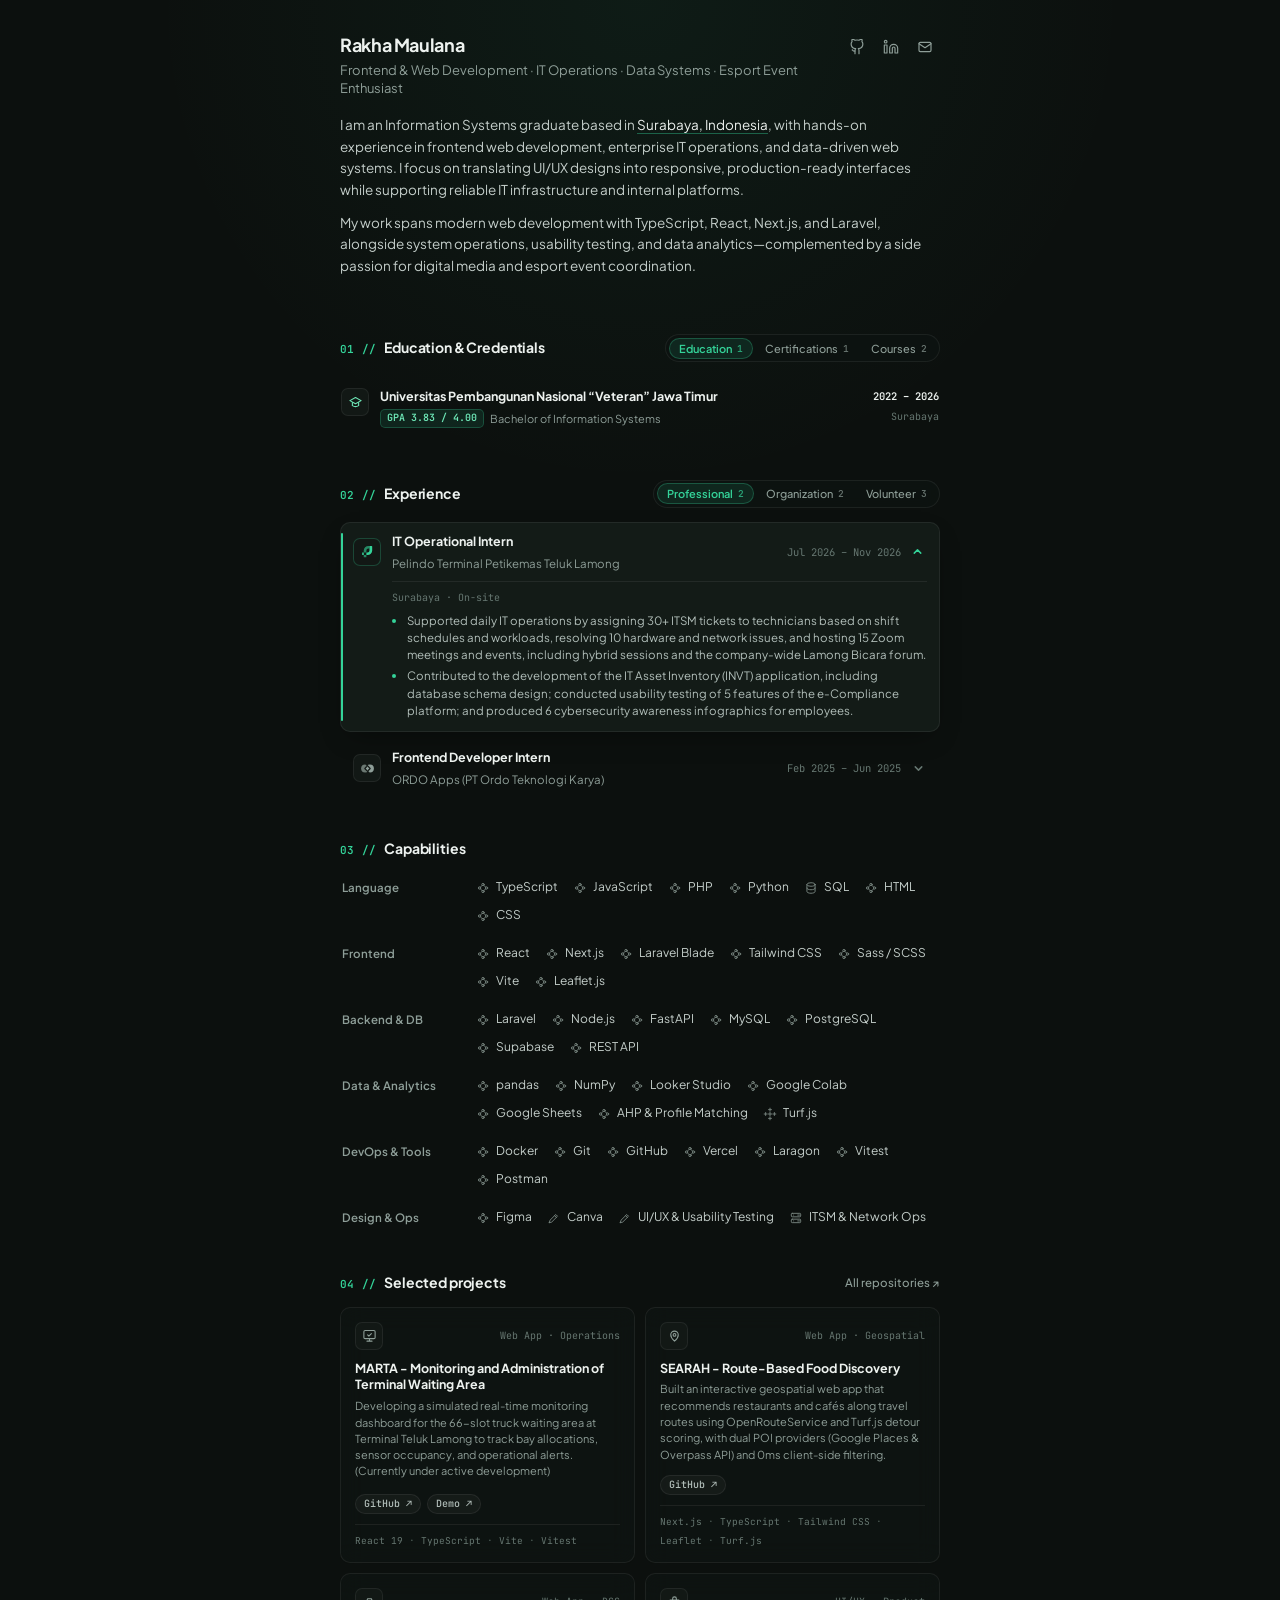
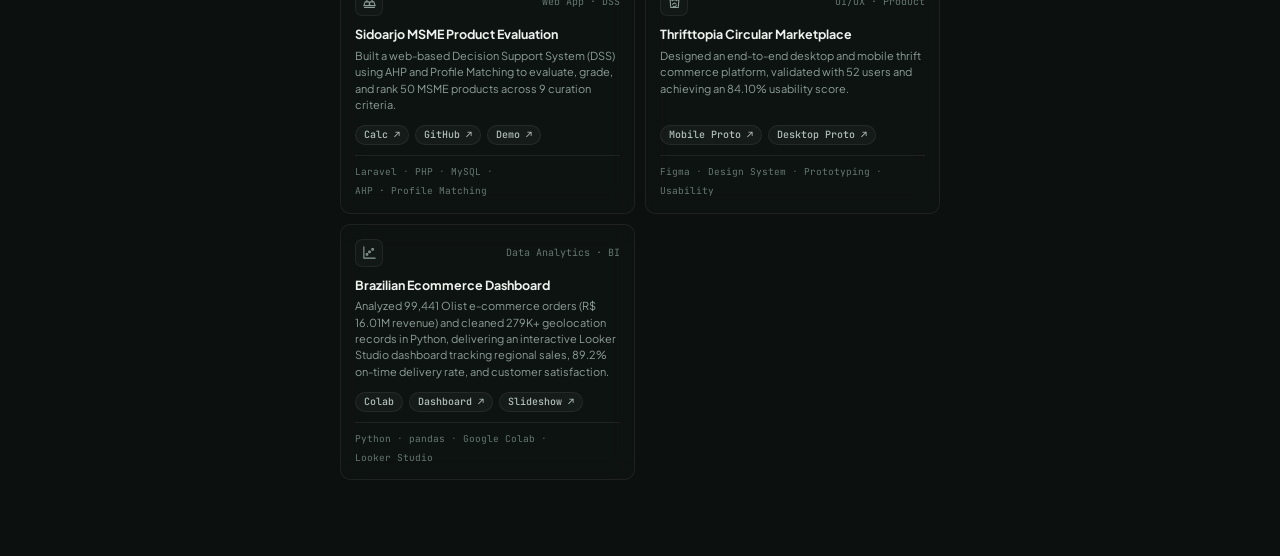
<file: index.html>
<!doctype html>
<html lang="en" data-theme="dark">

<head>
  <meta charset="utf-8">
  <meta name="viewport" content="width=device-width, initial-scale=1">
  <title>Rakha Maulana · Portfolio</title>
  <meta name="description" content="Rakha Maulana — Frontend &amp; Web Development · IT Operations · Data Systems · Esport Event Enthusiast. Information Systems graduate based in Surabaya, Indonesia.">
  <meta name="author" content="Rakha Maulana">
  <link rel="icon" type="image/svg+xml" href="./favicon.svg">

  <!-- Open Graph / Meta for Social & AI Crawlers -->
  <meta property="og:type" content="website">
  <meta property="og:title" content="Rakha Maulana · Portfolio">
  <meta property="og:description" content="Rakha Maulana — Frontend &amp; Web Development · IT Operations · Data Systems · Esport Event Enthusiast. Information Systems graduate based in Surabaya, Indonesia.">
  <meta name="twitter:card" content="summary">
  <meta name="twitter:title" content="Rakha Maulana · Portfolio">
  <meta name="twitter:description" content="Rakha Maulana — Frontend &amp; Web Development · IT Operations · Data Systems · Esport Event Enthusiast. Information Systems graduate based in Surabaya, Indonesia.">

  <!-- JSON-LD Structured Data for AI & Search Engine Knowledge Graphs -->
  <script type="application/ld+json">
{
  "@context": "https://schema.org",
  "@type": "Person",
  "name": "Rakha Maulana",
  "jobTitle": "Frontend & Web Development · IT Operations · Data Systems · Esport Event Enthusiast",
  "address": {
    "@type": "PostalAddress",
    "addressLocality": "Surabaya",
    "addressCountry": "ID"
  },
  "sameAs": [
    "https://github.com/rakhalana",
    "https://www.linkedin.com/in/rakha-maulanaa/"
  ],
  "description": "I am an Information Systems graduate based in Surabaya, Indonesia, with hands-on experience in frontend web development, enterprise IT operations, and data-driven web systems. I focus on translating UI/UX designs into responsive, production-ready interfaces while supporting reliable IT infrastructure and internal platforms. My work spans modern web development with TypeScript, React, Next.js, and Laravel, alongside system operations, usability testing, and data analytics—complemented by a side passion for digital media and esport event coordination.",
  "knowsAbout": [
    "TypeScript",
    "JavaScript",
    "PHP",
    "Python",
    "SQL",
    "HTML",
    "CSS",
    "React",
    "Next.js",
    "Laravel Blade",
    "Tailwind CSS",
    "Sass / SCSS",
    "Vite",
    "Leaflet.js",
    "Laravel",
    "Node.js",
    "FastAPI",
    "MySQL",
    "PostgreSQL",
    "Supabase",
    "REST API",
    "pandas",
    "NumPy",
    "Looker Studio",
    "Google Colab",
    "Google Sheets",
    "AHP & Profile Matching",
    "Turf.js",
    "Docker",
    "Git",
    "GitHub",
    "Vercel",
    "Laragon",
    "Vitest",
    "Postman",
    "Figma",
    "Canva",
    "UI/UX & Usability Testing",
    "ITSM & Network Ops"
  ],
  "hasOccupation": [
    {
      "@type": "Role",
      "roleName": "IT Operational Intern",
      "startDate": "Jul 2026",
      "endDate": "Nov 2026",
      "description": "Supported daily IT operations by assigning 30+ ITSM tickets to technicians based on shift schedules and workloads, resolving 10 hardware and network issues, and hosting 15 Zoom meetings and events, including hybrid sessions and the company-wide Lamong Bicara forum.; Contributed to the development of the IT Asset Inventory (INVT) application, including database schema design; conducted usability testing of 5 features of the e-Compliance platform; and produced 6 cybersecurity awareness infographics for employees."
    },
    {
      "@type": "Role",
      "roleName": "Frontend Developer Intern",
      "startDate": "Feb 2025",
      "endDate": "Jun 2025",
      "description": "Implemented front-end features for 3 client web applications that reached production during a 4-month internship, slicing Figma designs into Laravel Blade, Bootstrap, and SCSS interfaces.; Developed 20+ user-facing pages and reusable components across creator-marketplace platform and role-based backoffice apps, implementing interactive workflows, data visualizations, and responsive layouts for desktop, mobile and tablet.; Resolved major, medium, and minor defects based on QA findings and client reviews, and verified cross-browser compatibility on Chrome, Edge, and Firefox."
    },
    {
      "@type": "Role",
      "roleName": "Head of Media and Information",
      "startDate": "Jan 2025",
      "endDate": "Jan 2026",
      "description": "Led a 5-member Media and Information division, increasing social media followers by 5% and engagement by 7% through structured content planning and a 3-post monthly publishing schedule.; Directed the division’s annual work program and content calendar, coordinating 60+ content pieces across 14 esport events, and evaluating member performance.; Established a publication SOP and reusable design templates as the division’s visual standard, improving cross-division coordination."
    },
    {
      "@type": "Role",
      "roleName": "Media and Information Staff",
      "startDate": "Jan 2024",
      "endDate": "Jan 2025",
      "description": "Produced 40+ publication assets using Canva and Figma, including mandatory organizational posts, general announcements, athlete features, and match results, contributing to 5% growth in social media reach.; Documented and edited photo and video assets for 10 events (tournaments and work programs), delivering media on schedule for each activity"
    },
    {
      "@type": "Role",
      "roleName": "Manpower: Tournament Room Admin & Spectator",
      "startDate": "Jan 2026",
      "endDate": "Present",
      "description": "Coordinated 12 knockout-phase matches across a 4-day tournament as Tournament Room Admin, managing dedicated match rooms and keeping rounds on schedule.; Liaised with league ops, team managers, and players to confirm match readiness and resolve in-game issues in real time. Operated as in-game spectator, displaying the live match feed on-screen for the on-site audience."
    },
    {
      "@type": "Role",
      "roleName": "Publication & Documentation",
      "startDate": "Apr 2025",
      "endDate": "Present",
      "description": ""
    },
    {
      "@type": "Role",
      "roleName": "Head of Publication & Documentation",
      "startDate": "Apr 2024 - Jul 2024",
      "endDate": "Present",
      "description": "Overseeing promotion, on-site documentation, and result publication for 64 teams across 2 game titles (MLBB and PUBG)"
    }
  ],
  "workExample": [
    {
      "@type": "CreativeWork",
      "name": "MARTA - Monitoring and Administration of Terminal Waiting Area",
      "description": "Developing a simulated real-time monitoring dashboard for the 66-slot truck waiting area at Terminal Teluk Lamong to track bay allocations, sensor occupancy, and operational alerts. (Currently under active development)",
      "keywords": "React 19, TypeScript, Vite, Vitest",
      "url": "https://github.com/rakhalana/marta/"
    },
    {
      "@type": "CreativeWork",
      "name": "SEARAH - Route-Based Food Discovery",
      "description": "Built an interactive geospatial web app that recommends restaurants and cafés along travel routes using OpenRouteService and Turf.js detour scoring, with dual POI providers (Google Places & Overpass API) and 0ms client-side filtering.",
      "keywords": "Next.js, TypeScript, Tailwind CSS, Leaflet, Turf.js",
      "url": "https://github.com/rakhalana/searah"
    },
    {
      "@type": "CreativeWork",
      "name": "Sidoarjo MSME Product Evaluation",
      "description": "Built a web-based Decision Support System (DSS) using AHP and Profile Matching to evaluate, grade, and rank 50 MSME products across 9 curation criteria.",
      "keywords": "Laravel, PHP, MySQL, AHP · Profile Matching",
      "url": "https://docs.google.com/spreadsheets/d/1HRCRHNd_a4lqxQNOe-nHzXUOzRdI50nRSVo0fpykRUc/edit?usp"
    },
    {
      "@type": "CreativeWork",
      "name": "Thrifttopia Circular Marketplace",
      "description": "Designed an end-to-end desktop and mobile thrift commerce platform, validated with 52 users and achieving an 84.10% usability score.",
      "keywords": "Figma, Design System, Prototyping, Usability",
      "url": "https://www.figma.com/proto/oyWm256ZJDkIYw1UlmuLdK/Thriftopia-Rcopy?node-id=8209-7042&p=f&t=UMlBSpmrN30XHRbA-1&scaling=scale-down&content-scaling=fixed&page-id=8001%3A1141&starting-point-node-id=8827%3A4562"
    },
    {
      "@type": "CreativeWork",
      "name": "Brazilian Ecommerce Dashboard",
      "description": "Analyzed 99,441 Olist e-commerce orders (R$ 16.01M revenue) and cleaned 279K+ geolocation records in Python, delivering an interactive Looker Studio dashboard tracking regional sales, 89.2% on-time delivery rate, and customer satisfaction.",
      "keywords": "Python, pandas, Google Colab, Looker Studio",
      "url": "https://colab.research.google.com/drive/13F0IpE8kzDx78wtJsLZ0_MAcQa2I0HYm#scrollTo=gEjkpf6Oyv6G"
    }
  ],
  "hasCredential": [
    {
      "@type": "EducationalOccupationalCredential",
      "name": "Universitas Pembangunan Nasional “Veteran” Jawa Timur",
      "credentialCategory": "Education",
      "recognizedBy": {
        "@type": "Organization",
        "name": "Bachelor of Information Systems"
      }
    },
    {
      "@type": "EducationalOccupationalCredential",
      "name": "Junior Web Programmer",
      "credentialCategory": "Certification",
      "recognizedBy": {
        "@type": "Organization",
        "name": "Lembaga Sertifikasi Profesi (LSP) · BNSP"
      }
    },
    {
      "@type": "EducationalOccupationalCredential",
      "name": "Data Analyst",
      "credentialCategory": "Course",
      "recognizedBy": {
        "@type": "Organization",
        "name": "Cakap"
      }
    },
    {
      "@type": "EducationalOccupationalCredential",
      "name": "UI/UX (Hipster Cohort)",
      "credentialCategory": "Course",
      "recognizedBy": {
        "@type": "Organization",
        "name": "Gerakan Nasional 1000 Startup Digital"
      }
    }
  ]
}
  </script>

  <link rel="preconnect" href="https://fonts.googleapis.com">
  <link rel="preconnect" href="https://fonts.gstatic.com" crossorigin>
  <link
    href="https://fonts.googleapis.com/css2?family=JetBrains+Mono:wght@400;500;600&family=Plus+Jakarta+Sans:ital,wght@0,400..800;1,400..600&display=swap"
    rel="stylesheet">
  <link rel="stylesheet" href="./style.css">
</head>

<body>
  <div class="page-progress" aria-hidden="true"></div>
  <div class="cursor-aura" aria-hidden="true"></div>

  <main class="shell">
    <!-- Open Hero Header -->
    <header id="hero-mount">
        <div class="hero-topline">
          <div class="identity">
            <h1>Rakha Maulana</h1>
            <p class="role">Frontend &amp; Web Development · IT Operations · Data Systems · Esport Event Enthusiast</p>
          </div>
          <nav class="socials" aria-label="Social links">
            
            <a class="icon-link" href="https://github.com/rakhalana" target="_blank" rel="noopener noreferrer" aria-label="GitHub profile" title="GitHub profile">
              <svg viewBox="0 0 24 24" aria-hidden="true"><path d="M15 22v-4a4.8 4.8 0 0 0-1-3.5c3.3-.4 6.8-1.6 6.8-7A5.4 5.4 0 0 0 19.4 4 5 5 0 0 0 19.3.5S18.2.1 15 1.8a13.4 13.4 0 0 0-6 0C5.8.1 4.7.5 4.7.5A5 5 0 0 0 4.6 4a5.4 5.4 0 0 0-1.4 3.5c0 5.4 3.5 6.6 6.8 7A4.8 4.8 0 0 0 9 18v4"/><path d="M9 18c-3 .9-3-1.3-4.2-1.7"/></svg>
            </a>
            <a class="icon-link" href="https://www.linkedin.com/in/rakha-maulanaa/" target="_blank" rel="noopener noreferrer" aria-label="LinkedIn profile" title="LinkedIn profile">
              <svg viewBox="0 0 24 24" aria-hidden="true"><path d="M16 8a6 6 0 0 1 6 6v7h-4v-7a2 2 0 0 0-4 0v7h-4v-7a6 6 0 0 1 6-6z"/><rect x="2" y="9" width="4" height="12"/><circle cx="4" cy="4" r="2"/></svg>
            </a>
            <a class="icon-link" href="mailto:rakharfd123@gmail.com"  aria-label="Send email" title="Send email">
              <svg viewBox="0 0 24 24" aria-hidden="true"><rect x="3" y="5" width="18" height="14" rx="2"/><path d="m3 7 9 6 9-6"/></svg>
            </a>
          </nav>
        </div>
        <p class="intro">I am an Information Systems graduate based in <a class="text-link" href="https://www.google.com/maps?q=Surabaya,Indonesia" target="_blank" rel="noopener noreferrer">Surabaya, Indonesia</a>, with hands-on experience in frontend web development, enterprise IT operations, and data-driven web systems. I focus on translating UI/UX designs into responsive, production-ready interfaces while supporting reliable IT infrastructure and internal platforms.</p><p class="intro">My work spans modern web development with TypeScript, React, Next.js, and Laravel, alongside system operations, usability testing, and data analytics—complemented by a side passion for digital media and esport event coordination.</p>
        <div class="actions">
          
          
        </div>
    </header>

    <!-- 01 // Education & Credentials (Separated Education, Certifications & Courses) -->
    <section class="section" aria-labelledby="credentials-title">
      <div class="section-head">
        <div class="section-title-group">
          <span class="section-index" aria-hidden="true">01 //</span>
          <h2 id="credentials-title">Education &amp; Credentials</h2>
        </div>
        <div class="section-controls">
          <div class="filter-tabs" id="credentials-tabs" role="tablist"
            aria-label="Filter education and credentials">
          <button
            type="button"
            class="filter-tab"
            role="tab"
            aria-selected="true"
            data-cred-tab="education"
          >
            <span>Education</span>
            <span class="tab-count">1</span>
          </button>
          <button
            type="button"
            class="filter-tab"
            role="tab"
            aria-selected="false"
            data-cred-tab="certification"
          >
            <span>Certifications</span>
            <span class="tab-count">1</span>
          </button>
          <button
            type="button"
            class="filter-tab"
            role="tab"
            aria-selected="false"
            data-cred-tab="course"
          >
            <span>Courses</span>
            <span class="tab-count">2</span>
          </button>
          </div>
        </div>
      </div>
      <div class="credentials-list" id="credentials-list">
          <div
            class="cred-row animate-in"
            data-type="education"
            style="animation-delay: 0ms"
            
          >
            <span class="cred-icon-well" aria-hidden="true">
              <svg viewBox="0 0 24 24" aria-hidden="true"><path d="m3 9 9-5 9 5-9 5-9-5Z"/><path d="M7 12v5c3 2 7 2 10 0v-5"/></svg>
            </span>
            <div class="cred-main">
              <div class="cred-title-line">
                <h3 class="cred-title">Universitas Pembangunan Nasional “Veteran” Jawa Timur</h3>
              </div>
              <div class="cred-sub-line">
                <span class="cred-highlight-pill">GPA 3.83 / 4.00</span>
                <span>Bachelor of Information Systems</span>
              </div>
            </div>
            <div class="cred-meta">
              <span class="cred-period">2022 – 2026</span>
              <span class="cred-location">Surabaya</span>
            </div>
          </div>
      </div>
    </section>

    <!-- 02 // Experience (Segmented Filter + Interactive Timeline Rail) -->
    <section class="section" aria-labelledby="experience-title">
      <div class="section-head">
        <div class="section-title-group">
          <span class="section-index" aria-hidden="true">02 //</span>
          <h2 id="experience-title">Experience</h2>
        </div>
        <div class="section-controls">
          <div class="filter-tabs" id="experience-tabs" role="tablist" aria-label="Filter experience by category">
          <button
            type="button"
            class="filter-tab"
            role="tab"
            aria-selected="true"
            data-exp-tab="professional"
          >
            <span>Professional</span>
            <span class="tab-count">2</span>
          </button>
          <button
            type="button"
            class="filter-tab"
            role="tab"
            aria-selected="false"
            data-exp-tab="organization"
          >
            <span>Organization</span>
            <span class="tab-count">2</span>
          </button>
          <button
            type="button"
            class="filter-tab"
            role="tab"
            aria-selected="false"
            data-exp-tab="volunteer"
          >
            <span>Volunteer</span>
            <span class="tab-count">3</span>
          </button>
          </div>
        </div>
      </div>
      <div class="experience-list" id="experience-list">
          <article
            class="exp-card animate-in"
            data-exp-id="exp-1"
            data-expanded="true"
            style="animation-delay: 0ms"
          >
            <button
              type="button"
              class="exp-trigger"
              aria-expanded="true"
              aria-controls="drawer-exp-1"
              data-exp-toggle="exp-1"
            >
              <span class="exp-icon-well" aria-hidden="true">
                <svg viewBox="0 0 24 24" aria-hidden="true"><path fill="currentColor" stroke="none" opacity="0.6" d="M15.2 3H13.5A7.5 7.5 0 0 0 6 10.5v3h4.2v-3a3.3 3.3 0 0 1 3.3-3.3h1.7V3ZM6 17.7h4.2V21H6v-3.3Z"/><path fill="currentColor" stroke="none" d="M15.2 3h3.3a1 1 0 0 1 1 1v6.2a7.5 7.5 0 0 1-7.5 7.5h-1.8v-4.2H12a3.3 3.3 0 0 0 3.2-3.3V3ZM3.5 13.5H6v4.2H3.5v-4.2Z"/></svg>
              </span>
              <span class="exp-summary-main">
                <span class="exp-role">IT Operational Intern</span>
                <span class="exp-company">Pelindo Terminal Petikemas Teluk Lamong</span>
              </span>
              <span class="exp-summary-right">
                <span class="exp-period">Jul 2026 – Nov 2026</span>
                <span class="exp-chevron" aria-hidden="true"><svg viewBox="0 0 16 16" aria-hidden="true"><path d="m4 6 4 4 4-4"/></svg></span>
              </span>
            </button>
            <div class="exp-drawer" id="drawer-exp-1">
              <div class="exp-drawer-inner">
                <div class="exp-drawer-content">
                  <p class="exp-location">Surabaya · On-site</p>
                  <ul class="exp-bullets">
                    <li>Supported daily IT operations by assigning 30+ ITSM tickets to technicians based on shift schedules and workloads, resolving 10 hardware and network issues, and hosting 15 Zoom meetings and events, including hybrid sessions and the company-wide Lamong Bicara forum.</li><li>Contributed to the development of the IT Asset Inventory (INVT) application, including database schema design; conducted usability testing of 5 features of the e-Compliance platform; and produced 6 cybersecurity awareness infographics for employees.</li>
                  </ul>
                </div>
              </div>
            </div>
          </article>
          <article
            class="exp-card animate-in"
            data-exp-id="exp-2"
            data-expanded="false"
            style="animation-delay: 25ms"
          >
            <button
              type="button"
              class="exp-trigger"
              aria-expanded="false"
              aria-controls="drawer-exp-2"
              data-exp-toggle="exp-2"
            >
              <span class="exp-icon-well" aria-hidden="true">
                <svg viewBox="0 0 24 24" aria-hidden="true"><defs><mask id="ordo-cut"><rect width="24" height="24" fill="#fff"/><path d="M10.4 9.2 8.2 11.4a.85.85 0 0 0 0 1.2l5.8 5.8M13.6 14.8l2.2-2.2a.85.85 0 0 0 0-1.2l-5.8-5.8" fill="none" stroke="#000" stroke-width="2.1" stroke-linecap="round" stroke-linejoin="round"/></mask></defs><g mask="url(#ordo-cut)"><circle cx="8.2" cy="12" r="6.4" fill="currentColor" stroke="none" opacity="0.72"/><circle cx="15.8" cy="12" r="6.4" fill="currentColor" stroke="none"/></g></svg>
              </span>
              <span class="exp-summary-main">
                <span class="exp-role">Frontend Developer Intern</span>
                <span class="exp-company">ORDO Apps (PT Ordo Teknologi Karya)</span>
              </span>
              <span class="exp-summary-right">
                <span class="exp-period">Feb 2025 – Jun 2025</span>
                <span class="exp-chevron" aria-hidden="true"><svg viewBox="0 0 16 16" aria-hidden="true"><path d="m4 6 4 4 4-4"/></svg></span>
              </span>
            </button>
            <div class="exp-drawer" id="drawer-exp-2">
              <div class="exp-drawer-inner">
                <div class="exp-drawer-content">
                  <p class="exp-location">Jakarta · On-site</p>
                  <ul class="exp-bullets">
                    <li>Implemented front-end features for 3 client web applications that reached production during a 4-month internship, slicing Figma designs into Laravel Blade, Bootstrap, and SCSS interfaces.</li><li>Developed 20+ user-facing pages and reusable components across creator-marketplace platform and role-based backoffice apps, implementing interactive workflows, data visualizations, and responsive layouts for desktop, mobile and tablet.</li><li>Resolved major, medium, and minor defects based on QA findings and client reviews, and verified cross-browser compatibility on Chrome, Edge, and Firefox.</li>
                  </ul>
                </div>
              </div>
            </div>
          </article>
      </div>
    </section>

    <!-- 03 // Capabilities (Unboxed Skills Matrix) -->
    <section class="section" aria-labelledby="skills-title">
      <div class="section-head">
        <div class="section-title-group">
          <span class="section-index" aria-hidden="true">03 //</span>
          <h2 id="skills-title">Capabilities</h2>
        </div>
      </div>
      <div class="skill-rows" id="skills-list">
          <div class="skill-row">
            <div class="skill-label">Language</div>
            <div class="skill-list">
              <span class="skill-item">
                <img class="skill-icon" src="https://cdn.simpleicons.org/typescript/98A8A2" alt="" loading="lazy" referrerpolicy="no-referrer" data-fallback="nodes">
                <span>TypeScript</span>
              </span>
              <span class="skill-item">
                <img class="skill-icon" src="https://cdn.simpleicons.org/javascript/98A8A2" alt="" loading="lazy" referrerpolicy="no-referrer" data-fallback="nodes">
                <span>JavaScript</span>
              </span>
              <span class="skill-item">
                <img class="skill-icon" src="https://cdn.simpleicons.org/php/98A8A2" alt="" loading="lazy" referrerpolicy="no-referrer" data-fallback="nodes">
                <span>PHP</span>
              </span>
              <span class="skill-item">
                <img class="skill-icon" src="https://cdn.simpleicons.org/python/98A8A2" alt="" loading="lazy" referrerpolicy="no-referrer" data-fallback="nodes">
                <span>Python</span>
              </span>
              <span class="skill-item">
                <svg class="skill-icon" viewBox="0 0 24 24" aria-hidden="true"><ellipse cx="12" cy="6" rx="7" ry="3"/><path d="M5 6v6c0 1.7 3.1 3 7 3s7-1.3 7-3V6M5 12v6c0 1.7 3.1 3 7 3s7-1.3 7-3v-6"/></svg>
                <span>SQL</span>
              </span>
              <span class="skill-item">
                <img class="skill-icon" src="https://cdn.simpleicons.org/html5/98A8A2" alt="" loading="lazy" referrerpolicy="no-referrer" data-fallback="nodes">
                <span>HTML</span>
              </span>
              <span class="skill-item">
                <img class="skill-icon" src="https://cdn.simpleicons.org/css/98A8A2" alt="" loading="lazy" referrerpolicy="no-referrer" data-fallback="nodes">
                <span>CSS</span>
              </span></div>
          </div>
          <div class="skill-row">
            <div class="skill-label">Frontend</div>
            <div class="skill-list">
              <span class="skill-item">
                <img class="skill-icon" src="https://cdn.simpleicons.org/react/98A8A2" alt="" loading="lazy" referrerpolicy="no-referrer" data-fallback="nodes">
                <span>React</span>
              </span>
              <span class="skill-item">
                <img class="skill-icon" src="https://cdn.simpleicons.org/nextdotjs/98A8A2" alt="" loading="lazy" referrerpolicy="no-referrer" data-fallback="nodes">
                <span>Next.js</span>
              </span>
              <span class="skill-item">
                <img class="skill-icon" src="https://cdn.simpleicons.org/laravel/98A8A2" alt="" loading="lazy" referrerpolicy="no-referrer" data-fallback="nodes">
                <span>Laravel Blade</span>
              </span>
              <span class="skill-item">
                <img class="skill-icon" src="https://cdn.simpleicons.org/tailwindcss/98A8A2" alt="" loading="lazy" referrerpolicy="no-referrer" data-fallback="nodes">
                <span>Tailwind CSS</span>
              </span>
              <span class="skill-item">
                <img class="skill-icon" src="https://cdn.simpleicons.org/sass/98A8A2" alt="" loading="lazy" referrerpolicy="no-referrer" data-fallback="nodes">
                <span>Sass / SCSS</span>
              </span>
              <span class="skill-item">
                <img class="skill-icon" src="https://cdn.simpleicons.org/vite/98A8A2" alt="" loading="lazy" referrerpolicy="no-referrer" data-fallback="nodes">
                <span>Vite</span>
              </span>
              <span class="skill-item">
                <img class="skill-icon" src="https://cdn.simpleicons.org/leaflet/98A8A2" alt="" loading="lazy" referrerpolicy="no-referrer" data-fallback="nodes">
                <span>Leaflet.js</span>
              </span></div>
          </div>
          <div class="skill-row">
            <div class="skill-label">Backend &amp; DB</div>
            <div class="skill-list">
              <span class="skill-item">
                <img class="skill-icon" src="https://cdn.simpleicons.org/laravel/98A8A2" alt="" loading="lazy" referrerpolicy="no-referrer" data-fallback="nodes">
                <span>Laravel</span>
              </span>
              <span class="skill-item">
                <img class="skill-icon" src="https://cdn.simpleicons.org/nodedotjs/98A8A2" alt="" loading="lazy" referrerpolicy="no-referrer" data-fallback="nodes">
                <span>Node.js</span>
              </span>
              <span class="skill-item">
                <img class="skill-icon" src="https://cdn.simpleicons.org/fastapi/98A8A2" alt="" loading="lazy" referrerpolicy="no-referrer" data-fallback="nodes">
                <span>FastAPI</span>
              </span>
              <span class="skill-item">
                <img class="skill-icon" src="https://cdn.simpleicons.org/mysql/98A8A2" alt="" loading="lazy" referrerpolicy="no-referrer" data-fallback="nodes">
                <span>MySQL</span>
              </span>
              <span class="skill-item">
                <img class="skill-icon" src="https://cdn.simpleicons.org/postgresql/98A8A2" alt="" loading="lazy" referrerpolicy="no-referrer" data-fallback="nodes">
                <span>PostgreSQL</span>
              </span>
              <span class="skill-item">
                <img class="skill-icon" src="https://cdn.simpleicons.org/supabase/98A8A2" alt="" loading="lazy" referrerpolicy="no-referrer" data-fallback="nodes">
                <span>Supabase</span>
              </span>
              <span class="skill-item">
                <img class="skill-icon" src="https://cdn.simpleicons.org/postman/98A8A2" alt="" loading="lazy" referrerpolicy="no-referrer" data-fallback="nodes">
                <span>REST API</span>
              </span></div>
          </div>
          <div class="skill-row">
            <div class="skill-label">Data &amp; Analytics</div>
            <div class="skill-list">
              <span class="skill-item">
                <img class="skill-icon" src="https://cdn.simpleicons.org/pandas/98A8A2" alt="" loading="lazy" referrerpolicy="no-referrer" data-fallback="nodes">
                <span>pandas</span>
              </span>
              <span class="skill-item">
                <img class="skill-icon" src="https://cdn.simpleicons.org/numpy/98A8A2" alt="" loading="lazy" referrerpolicy="no-referrer" data-fallback="nodes">
                <span>NumPy</span>
              </span>
              <span class="skill-item">
                <img class="skill-icon" src="https://cdn.simpleicons.org/looker/98A8A2" alt="" loading="lazy" referrerpolicy="no-referrer" data-fallback="nodes">
                <span>Looker Studio</span>
              </span>
              <span class="skill-item">
                <img class="skill-icon" src="https://cdn.simpleicons.org/googlecolab/98A8A2" alt="" loading="lazy" referrerpolicy="no-referrer" data-fallback="nodes">
                <span>Google Colab</span>
              </span>
              <span class="skill-item">
                <img class="skill-icon" src="https://cdn.simpleicons.org/googlesheets/98A8A2" alt="" loading="lazy" referrerpolicy="no-referrer" data-fallback="nodes">
                <span>Google Sheets</span>
              </span>
              <span class="skill-item">
                <svg class="skill-icon" viewBox="0 0 24 24" aria-hidden="true"><circle cx="6" cy="12" r="2"/><circle cx="12" cy="6" r="2"/><circle cx="18" cy="12" r="2"/><circle cx="12" cy="18" r="2"/><path d="m7.5 10.5 3-3m3 0 3 3m0 3-3 3m-3 0-3-3"/></svg>
                <span>AHP &amp; Profile Matching</span>
              </span>
              <span class="skill-item">
                <svg class="skill-icon" viewBox="0 0 24 24" aria-hidden="true"><path d="M12 2v5M9.5 4.5h5M12 17v5M9.5 19.5h5M2 12h5M4.5 9.5v5M17 12h5M19.5 9.5v5M12 9v6M9 12h6"/></svg>
                <span>Turf.js</span>
              </span></div>
          </div>
          <div class="skill-row">
            <div class="skill-label">DevOps &amp; Tools</div>
            <div class="skill-list">
              <span class="skill-item">
                <img class="skill-icon" src="https://cdn.simpleicons.org/docker/98A8A2" alt="" loading="lazy" referrerpolicy="no-referrer" data-fallback="nodes">
                <span>Docker</span>
              </span>
              <span class="skill-item">
                <img class="skill-icon" src="https://cdn.simpleicons.org/git/98A8A2" alt="" loading="lazy" referrerpolicy="no-referrer" data-fallback="nodes">
                <span>Git</span>
              </span>
              <span class="skill-item">
                <img class="skill-icon" src="https://cdn.simpleicons.org/github/98A8A2" alt="" loading="lazy" referrerpolicy="no-referrer" data-fallback="nodes">
                <span>GitHub</span>
              </span>
              <span class="skill-item">
                <img class="skill-icon" src="https://cdn.simpleicons.org/vercel/98A8A2" alt="" loading="lazy" referrerpolicy="no-referrer" data-fallback="nodes">
                <span>Vercel</span>
              </span>
              <span class="skill-item">
                <img class="skill-icon" src="https://cdn.simpleicons.org/laragon/98A8A2" alt="" loading="lazy" referrerpolicy="no-referrer" data-fallback="nodes">
                <span>Laragon</span>
              </span>
              <span class="skill-item">
                <img class="skill-icon" src="https://cdn.simpleicons.org/vitest/98A8A2" alt="" loading="lazy" referrerpolicy="no-referrer" data-fallback="nodes">
                <span>Vitest</span>
              </span>
              <span class="skill-item">
                <img class="skill-icon" src="https://cdn.simpleicons.org/postman/98A8A2" alt="" loading="lazy" referrerpolicy="no-referrer" data-fallback="nodes">
                <span>Postman</span>
              </span></div>
          </div>
          <div class="skill-row">
            <div class="skill-label">Design &amp; Ops</div>
            <div class="skill-list">
              <span class="skill-item">
                <img class="skill-icon" src="https://cdn.simpleicons.org/figma/98A8A2" alt="" loading="lazy" referrerpolicy="no-referrer" data-fallback="nodes">
                <span>Figma</span>
              </span>
              <span class="skill-item">
                <svg class="skill-icon" viewBox="0 0 24 24" aria-hidden="true"><path d="m4 20 4-1 10-10-3-3L5 16l-1 4Z"/><path d="m13 8 3 3"/></svg>
                <span>Canva</span>
              </span>
              <span class="skill-item">
                <svg class="skill-icon" viewBox="0 0 24 24" aria-hidden="true"><path d="m4 20 4-1 10-10-3-3L5 16l-1 4Z"/><path d="m13 8 3 3"/></svg>
                <span>UI/UX &amp; Usability Testing</span>
              </span>
              <span class="skill-item">
                <svg class="skill-icon" viewBox="0 0 24 24" aria-hidden="true"><rect x="4" y="4" width="16" height="6" rx="1.5"/><rect x="4" y="14" width="16" height="6" rx="1.5"/><path d="M8 7h.01M8 17h.01M15 7h3M15 17h3"/></svg>
                <span>ITSM &amp; Network Ops</span>
              </span></div>
          </div>
      </div>
    </section>

    <!-- 04 // Selected Projects (2-Column Editorial Bento Grid) -->
    <section class="section" aria-labelledby="projects-title">
      <div class="section-head">
        <div class="section-title-group">
          <span class="section-index" aria-hidden="true">04 //</span>
          <h2 id="projects-title">Selected projects</h2>
        </div>
        <a class="see-more-link" id="projects-repo-link" href="https://github.com/rakhalana" target="_blank"
          rel="noopener noreferrer">
          All repositories ↗
        </a>
      </div>
      <div class="projects-grid" id="projects-grid">
          <article class="project-card">
            <div>
              <div class="project-card-top">
                <span class="project-icon-well" aria-hidden="true">
                  <svg viewBox="0 0 24 24" aria-hidden="true"><rect x="3" y="4" width="18" height="13" rx="2"/><path d="M8 21h8m-4-4v4m-3-10 2 2 4-4"/></svg>
                </span>
                <span class="project-tag-group">
                  <span>Web App · Operations</span>
                </span>
              </div>
              <h3 class="project-name">MARTA - Monitoring and Administration of Terminal Waiting Area</h3>
              <p class="project-desc">Developing a simulated real-time monitoring dashboard for the 66-slot truck waiting area at Terminal Teluk Lamong to track bay allocations, sensor occupancy, and operational alerts. (Currently under active development)</p>
            </div>
            <div>
              <div class="project-links" aria-label="Project links">
              <a
                class="project-link"
                href="https://github.com/rakhalana/marta/"
                target="_blank"
                rel="noopener noreferrer"
              >
                <span>GitHub ↗</span>
              </a>
              <a
                class="project-link"
                href="https://marta-phi-seven.vercel.app/"
                target="_blank"
                rel="noopener noreferrer"
              >
                <span>Demo ↗</span>
              </a></div>
              <div class="project-stack" aria-label="Technologies used">
                <span>React 19</span><span class="stack-dot" aria-hidden="true">·</span><span>TypeScript</span><span class="stack-dot" aria-hidden="true">·</span><span>Vite</span><span class="stack-dot" aria-hidden="true">·</span><span>Vitest</span>
              </div>
            </div>
          </article>
          <article class="project-card">
            <div>
              <div class="project-card-top">
                <span class="project-icon-well" aria-hidden="true">
                  <svg viewBox="0 0 24 24" aria-hidden="true"><path d="M12 21s-6-5.2-6-10a6 6 0 0 1 12 0c0 4.8-6 10-6 10Z"/><circle cx="12" cy="11" r="2.2"/></svg>
                </span>
                <span class="project-tag-group">
                  <span>Web App · Geospatial</span>
                </span>
              </div>
              <h3 class="project-name">SEARAH - Route-Based Food Discovery</h3>
              <p class="project-desc">Built an interactive geospatial web app that recommends restaurants and cafés along travel routes using OpenRouteService and Turf.js detour scoring, with dual POI providers (Google Places &amp; Overpass API) and 0ms client-side filtering.</p>
            </div>
            <div>
              <div class="project-links" aria-label="Project links">
              <a
                class="project-link"
                href="https://github.com/rakhalana/searah"
                target="_blank"
                rel="noopener noreferrer"
              >
                <span>GitHub ↗</span>
              </a></div>
              <div class="project-stack" aria-label="Technologies used">
                <span>Next.js</span><span class="stack-dot" aria-hidden="true">·</span><span>TypeScript</span><span class="stack-dot" aria-hidden="true">·</span><span>Tailwind CSS</span><span class="stack-dot" aria-hidden="true">·</span><span>Leaflet</span><span class="stack-dot" aria-hidden="true">·</span><span>Turf.js</span>
              </div>
            </div>
          </article>
          <article class="project-card">
            <div>
              <div class="project-card-top">
                <span class="project-icon-well" aria-hidden="true">
                  <svg viewBox="0 0 24 24" aria-hidden="true"><path d="m3 17 2-6h6l2 6H3Zm8 0 2-6h6l2 6H11ZM7 11l2-5h6l2 5"/><path d="M4 20h16"/></svg>
                </span>
                <span class="project-tag-group">
                  <span>Web App · DSS</span>
                </span>
              </div>
              <h3 class="project-name">Sidoarjo MSME Product Evaluation</h3>
              <p class="project-desc">Built a web-based Decision Support System (DSS) using AHP and Profile Matching to evaluate, grade, and rank 50 MSME products across 9 curation criteria.</p>
            </div>
            <div>
              <div class="project-links" aria-label="Project links">
              <a
                class="project-link"
                href="https://docs.google.com/spreadsheets/d/1HRCRHNd_a4lqxQNOe-nHzXUOzRdI50nRSVo0fpykRUc/edit?usp"
                target="_blank"
                rel="noopener noreferrer"
              >
                <span>Calc ↗</span>
              </a>
              <a
                class="project-link"
                href="https://github.com/rakhalana/dss-kurasi-demo"
                target="_blank"
                rel="noopener noreferrer"
              >
                <span>GitHub ↗</span>
              </a>
              <a
                class="project-link"
                href="https://dss-kurasiumkm-demo.vercel.app/"
                target="_blank"
                rel="noopener noreferrer"
              >
                <span>Demo ↗</span>
              </a></div>
              <div class="project-stack" aria-label="Technologies used">
                <span>Laravel</span><span class="stack-dot" aria-hidden="true">·</span><span>PHP</span><span class="stack-dot" aria-hidden="true">·</span><span>MySQL</span><span class="stack-dot" aria-hidden="true">·</span><span>AHP · Profile Matching</span>
              </div>
            </div>
          </article>
          <article class="project-card">
            <div>
              <div class="project-card-top">
                <span class="project-icon-well" aria-hidden="true">
                  <svg viewBox="0 0 24 24" aria-hidden="true"><path d="M5 8h14l-1 12H6L5 8Zm4 1V6a3 3 0 0 1 6 0v3"/><path d="M9 15a3 3 0 0 1 5-1m1 2a3 3 0 0 1-5 2"/></svg>
                </span>
                <span class="project-tag-group">
                  <span>UI/UX · Product</span>
                </span>
              </div>
              <h3 class="project-name">Thrifttopia Circular Marketplace</h3>
              <p class="project-desc">Designed an end-to-end desktop and mobile thrift commerce platform, validated with 52 users and achieving an 84.10% usability score.</p>
            </div>
            <div>
              <div class="project-links" aria-label="Project links">
              <a
                class="project-link"
                href="https://www.figma.com/proto/oyWm256ZJDkIYw1UlmuLdK/Thriftopia-Rcopy?node-id=8209-7042&amp;p=f&amp;t=UMlBSpmrN30XHRbA-1&amp;scaling=scale-down&amp;content-scaling=fixed&amp;page-id=8001%3A1141&amp;starting-point-node-id=8827%3A4562"
                target="_blank"
                rel="noopener noreferrer"
              >
                <span>Mobile Proto ↗</span>
              </a>
              <a
                class="project-link"
                href="https://www.figma.com/proto/oyWm256ZJDkIYw1UlmuLdK/Thriftopia-Rcopy?node-id=9486-4405&amp;p=f&amp;t=k1o8wY8hCNPA9uFb-1&amp;scaling=scale-down&amp;content-scaling=fixed&amp;page-id=9481%3A3826&amp;starting-point-node-id=9486%3A4405&amp;show-proto-sidebar=1"
                target="_blank"
                rel="noopener noreferrer"
              >
                <span>Desktop Proto ↗</span>
              </a></div>
              <div class="project-stack" aria-label="Technologies used">
                <span>Figma</span><span class="stack-dot" aria-hidden="true">·</span><span>Design System</span><span class="stack-dot" aria-hidden="true">·</span><span>Prototyping</span><span class="stack-dot" aria-hidden="true">·</span><span>Usability</span>
              </div>
            </div>
          </article>
          <article class="project-card">
            <div>
              <div class="project-card-top">
                <span class="project-icon-well" aria-hidden="true">
                  <svg viewBox="0 0 24 24" aria-hidden="true"><path d="M3 3v18h18"/><circle cx="8" cy="15" r="1.4"/><circle cx="12" cy="11" r="1.4"/><circle cx="17" cy="7" r="1.4"/></svg>
                </span>
                <span class="project-tag-group">
                  <span>Data Analytics · BI</span>
                </span>
              </div>
              <h3 class="project-name">Brazilian Ecommerce Dashboard</h3>
              <p class="project-desc">Analyzed 99,441 Olist e-commerce orders (R$ 16.01M revenue) and cleaned 279K+ geolocation records in Python, delivering an interactive Looker Studio dashboard tracking regional sales, 89.2% on-time delivery rate, and customer satisfaction.</p>
            </div>
            <div>
              <div class="project-links" aria-label="Project links">
              <a
                class="project-link"
                href="https://colab.research.google.com/drive/13F0IpE8kzDx78wtJsLZ0_MAcQa2I0HYm#scrollTo=gEjkpf6Oyv6G"
                target="_blank"
                rel="noopener noreferrer"
              >
                <span>Colab</span>
              </a>
              <a
                class="project-link"
                href="https://datastudio.google.com/u/0/reporting/641d47fd-b6b5-4f99-9b96-556c3cf8402a/page/IkzXE"
                target="_blank"
                rel="noopener noreferrer"
              >
                <span>Dashboard ↗</span>
              </a>
              <a
                class="project-link"
                href="https://docs.google.com/presentation/d/1MAsGcRPOIA7TvJfDSiGJZGp3mo_IUnKp/edit?usp=sharing&amp;ouid=101130327753642175610&amp;rtpof=true&amp;sd=true"
                target="_blank"
                rel="noopener noreferrer"
              >
                <span>Slideshow ↗</span>
              </a></div>
              <div class="project-stack" aria-label="Technologies used">
                <span>Python</span><span class="stack-dot" aria-hidden="true">·</span><span>pandas</span><span class="stack-dot" aria-hidden="true">·</span><span>Google Colab</span><span class="stack-dot" aria-hidden="true">·</span><span>Looker Studio</span>
              </div>
            </div>
          </article>
      </div>
    </section>

    <noscript>
      <section style="padding: 24px 0; border-top: 1px solid rgba(255,255,255,0.1);">
        <h2>Complete Archive &amp; Non-JavaScript Directory</h2>
        <p>This section provides direct, static text access to all experience categories, certifications, and courses for accessibility tools and web crawlers.</p>
        <div>
          <h3>All Experiences (Professional, Organization &amp; Volunteer)</h3>
          
        <article>
          <h3>IT Operational Intern — Pelindo Terminal Petikemas Teluk Lamong</h3>
          <p><strong>Category:</strong> professional | <strong>Period:</strong> Jul 2026 – Nov 2026</p>
          <ul>
            <li>Supported daily IT operations by assigning 30+ ITSM tickets to technicians based on shift schedules and workloads, resolving 10 hardware and network issues, and hosting 15 Zoom meetings and events, including hybrid sessions and the company-wide Lamong Bicara forum.</li><li>Contributed to the development of the IT Asset Inventory (INVT) application, including database schema design; conducted usability testing of 5 features of the e-Compliance platform; and produced 6 cybersecurity awareness infographics for employees.</li>
          </ul>
        </article>
        <article>
          <h3>Frontend Developer Intern — ORDO Apps (PT Ordo Teknologi Karya)</h3>
          <p><strong>Category:</strong> professional | <strong>Period:</strong> Feb 2025 – Jun 2025</p>
          <ul>
            <li>Implemented front-end features for 3 client web applications that reached production during a 4-month internship, slicing Figma designs into Laravel Blade, Bootstrap, and SCSS interfaces.</li><li>Developed 20+ user-facing pages and reusable components across creator-marketplace platform and role-based backoffice apps, implementing interactive workflows, data visualizations, and responsive layouts for desktop, mobile and tablet.</li><li>Resolved major, medium, and minor defects based on QA findings and client reviews, and verified cross-browser compatibility on Chrome, Edge, and Firefox.</li>
          </ul>
        </article>
        <article>
          <h3>Head of Media and Information — Veteran Esport</h3>
          <p><strong>Category:</strong> organization | <strong>Period:</strong> Jan 2025 – Jan 2026</p>
          <ul>
            <li>Led a 5-member Media and Information division, increasing social media followers by 5% and engagement by 7% through structured content planning and a 3-post monthly publishing schedule.</li><li>Directed the division’s annual work program and content calendar, coordinating 60+ content pieces across 14 esport events, and evaluating member performance.</li><li>Established a publication SOP and reusable design templates as the division’s visual standard, improving cross-division coordination.</li>
          </ul>
        </article>
        <article>
          <h3>Media and Information Staff — Veteran Esport</h3>
          <p><strong>Category:</strong> organization | <strong>Period:</strong> Jan 2024 – Jan 2025</p>
          <ul>
            <li>Produced 40+ publication assets using Canva and Figma, including mandatory organizational posts, general announcements, athlete features, and match results, contributing to 5% growth in social media reach.</li><li>Documented and edited photo and video assets for 10 events (tournaments and work programs), delivering media on schedule for each activity</li>
          </ul>
        </article>
        <article>
          <h3>Manpower: Tournament Room Admin &amp; Spectator — Grand Tournament MLBB Goes to School 2025</h3>
          <p><strong>Category:</strong> volunteer | <strong>Period:</strong> Jan 2026</p>
          <ul>
            <li>Coordinated 12 knockout-phase matches across a 4-day tournament as Tournament Room Admin, managing dedicated match rooms and keeping rounds on schedule.</li><li>Liaised with league ops, team managers, and players to confirm match readiness and resolve in-game issues in real time. Operated as in-game spectator, displaying the live match feed on-screen for the on-site audience.</li>
          </ul>
        </article>
        <article>
          <h3>Publication &amp; Documentation — EVOS Watch Party MPL Season 15</h3>
          <p><strong>Category:</strong> volunteer | <strong>Period:</strong> Apr 2025</p>
          <ul>
            
          </ul>
        </article>
        <article>
          <h3>Head of Publication &amp; Documentation — VESTJAVA (Veteran Esport East Java Tournament) 2024</h3>
          <p><strong>Category:</strong> volunteer | <strong>Period:</strong> Apr 2024 - Jul 2024</p>
          <ul>
            <li>Overseeing promotion, on-site documentation, and result publication for 64 teams across 2 game titles (MLBB and PUBG)</li>
          </ul>
        </article>
        </div>
        <div style="margin-top: 20px;">
          <h3>All Credentials, Certifications &amp; Courses</h3>
          <ul>
            
        <li>
          <strong>Universitas Pembangunan Nasional “Veteran” Jawa Timur</strong> — Bachelor of Information Systems (2022 – 2026) [Education]
        </li>
        <li>
          <strong>Junior Web Programmer</strong> — Lembaga Sertifikasi Profesi (LSP) · BNSP (Dec 2025 – Dec 2028) [Certification]
        </li>
        <li>
          <strong>Data Analyst</strong> — Cakap (Completed) [Course]
        </li>
        <li>
          <strong>UI/UX (Hipster Cohort)</strong> — Gerakan Nasional 1000 Startup Digital (Completed) [Course]
        </li>
          </ul>
        </div>
      </section>
    </noscript>
  </main>

  <!-- Single Source of Truth Data Config + Vanilla JS Engine -->
  <script src="./data.js"></script>
  <script src="./app.js"></script>
</body>

</html>
</file>
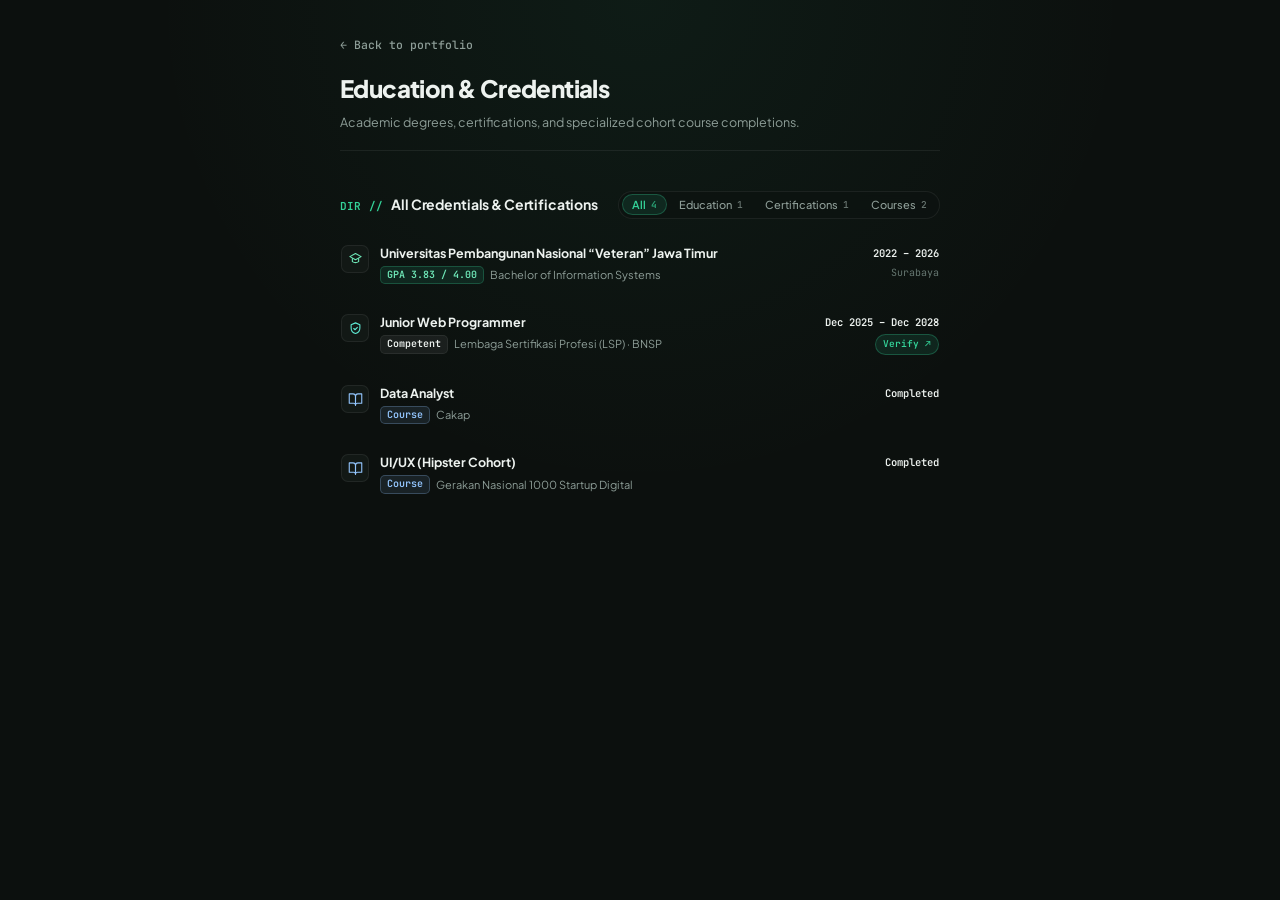
<file: credentials.html>
<!doctype html>
<html lang="en" data-theme="dark">

<head>
  <meta charset="utf-8">
  <meta name="viewport" content="width=device-width, initial-scale=1">
  <title>Education & Credentials · Rakha Maulana</title>
  <meta name="description" content="Complete academic degrees, professional certifications, and completed courses of Rakha Maulana.">
  <meta name="author" content="Rakha Maulana">
  <link rel="icon" type="image/svg+xml" href="./favicon.svg">

  <link rel="preconnect" href="https://fonts.googleapis.com">
  <link rel="preconnect" href="https://fonts.gstatic.com" crossorigin>
  <link
    href="https://fonts.googleapis.com/css2?family=JetBrains+Mono:wght@400;500;600&family=Plus+Jakarta+Sans:ital,wght@0,400..800;1,400..600&display=swap"
    rel="stylesheet">
  <link rel="stylesheet" href="./style.css">
</head>

<body data-page="subpage" data-subpage="credentials">
  <div class="page-progress" aria-hidden="true"></div>
  <div class="cursor-aura" aria-hidden="true"></div>

  <main class="shell">
    <header class="subpage-head">
      <a class="back-link" href="./index.html">← Back to portfolio</a>
      <div class="subpage-title-group">
        <h1 class="subpage-title">Education &amp; Credentials</h1>
        <p class="subpage-subtitle">Academic degrees, certifications, and specialized cohort course completions.</p>
      </div>
    </header>

    <section class="section" aria-labelledby="credentials-title">
      <div class="section-head">
        <div class="section-title-group">
          <span class="section-index" aria-hidden="true">DIR //</span>
          <h2 id="credentials-title">All Credentials &amp; Certifications</h2>
        </div>
        <div class="section-controls">
          <div class="filter-tabs" id="credentials-tabs" role="tablist"
            aria-label="Filter education and credentials">
          <button
            type="button"
            class="filter-tab"
            role="tab"
            aria-selected="true"
            data-cred-tab="all"
          >
            <span>All</span>
            <span class="tab-count">4</span>
          </button>
          <button
            type="button"
            class="filter-tab"
            role="tab"
            aria-selected="false"
            data-cred-tab="education"
          >
            <span>Education</span>
            <span class="tab-count">1</span>
          </button>
          <button
            type="button"
            class="filter-tab"
            role="tab"
            aria-selected="false"
            data-cred-tab="certification"
          >
            <span>Certifications</span>
            <span class="tab-count">1</span>
          </button>
          <button
            type="button"
            class="filter-tab"
            role="tab"
            aria-selected="false"
            data-cred-tab="course"
          >
            <span>Courses</span>
            <span class="tab-count">2</span>
          </button>
          </div>
        </div>
      </div>
      <div class="credentials-list" id="credentials-list">
          <div
            class="cred-row animate-in"
            data-type="education"
            style="animation-delay: 0ms"
            
          >
            <span class="cred-icon-well" aria-hidden="true">
              <svg viewBox="0 0 24 24" aria-hidden="true"><path d="m3 9 9-5 9 5-9 5-9-5Z"/><path d="M7 12v5c3 2 7 2 10 0v-5"/></svg>
            </span>
            <div class="cred-main">
              <div class="cred-title-line">
                <h3 class="cred-title">Universitas Pembangunan Nasional “Veteran” Jawa Timur</h3>
              </div>
              <div class="cred-sub-line">
                <span class="cred-highlight-pill">GPA 3.83 / 4.00</span>
                <span>Bachelor of Information Systems</span>
              </div>
            </div>
            <div class="cred-meta">
              <span class="cred-period">2022 – 2026</span>
              <span class="cred-location">Surabaya</span>
            </div>
          </div>
          <a
            class="cred-row animate-in"
            data-type="certification"
            style="animation-delay: 25ms"
            href="https://" target="_blank" rel="noopener noreferrer"
          >
            <span class="cred-icon-well" aria-hidden="true">
              <svg viewBox="0 0 24 24" aria-hidden="true"><path d="M12 3l7 3v5c0 4.5-3 7.8-7 9-4-1.2-7-4.5-7-9V6l7-3Z"/><path d="m9.2 12 2 2 3.8-3.8"/></svg>
            </span>
            <div class="cred-main">
              <div class="cred-title-line">
                <h3 class="cred-title">Junior Web Programmer</h3>
              </div>
              <div class="cred-sub-line">
                <span class="cred-highlight-pill">Competent</span>
                <span>Lembaga Sertifikasi Profesi (LSP) · BNSP</span>
              </div>
            </div>
            <div class="cred-meta">
              <span class="cred-period">Dec 2025 – Dec 2028</span>
              <span class="cred-verify">Verify ↗</span>
            </div>
          </a>
          <div
            class="cred-row animate-in"
            data-type="course"
            style="animation-delay: 50ms"
            
          >
            <span class="cred-icon-well" aria-hidden="true">
              <svg viewBox="0 0 24 24" aria-hidden="true"><path d="M2 3h6a4 4 0 0 1 4 4v14a3 3 0 0 0-3-3H2z"/><path d="M22 3h-6a4 4 0 0 0-4 4v14a3 3 0 0 1 3-3h7z"/></svg>
            </span>
            <div class="cred-main">
              <div class="cred-title-line">
                <h3 class="cred-title">Data Analyst</h3>
              </div>
              <div class="cred-sub-line">
                <span class="cred-highlight-pill">Course</span>
                <span>Cakap</span>
              </div>
            </div>
            <div class="cred-meta">
              <span class="cred-period">Completed</span>
              
            </div>
          </div>
          <div
            class="cred-row animate-in"
            data-type="course"
            style="animation-delay: 75ms"
            
          >
            <span class="cred-icon-well" aria-hidden="true">
              <svg viewBox="0 0 24 24" aria-hidden="true"><path d="M2 3h6a4 4 0 0 1 4 4v14a3 3 0 0 0-3-3H2z"/><path d="M22 3h-6a4 4 0 0 0-4 4v14a3 3 0 0 1 3-3h7z"/></svg>
            </span>
            <div class="cred-main">
              <div class="cred-title-line">
                <h3 class="cred-title">UI/UX (Hipster Cohort)</h3>
              </div>
              <div class="cred-sub-line">
                <span class="cred-highlight-pill">Course</span>
                <span>Gerakan Nasional 1000 Startup Digital</span>
              </div>
            </div>
            <div class="cred-meta">
              <span class="cred-period">Completed</span>
              
            </div>
          </div>
      </div>
    </section>
  </main>

  <script src="./data.js"></script>
  <script src="./app.js"></script>
</body>

</html>
</file>
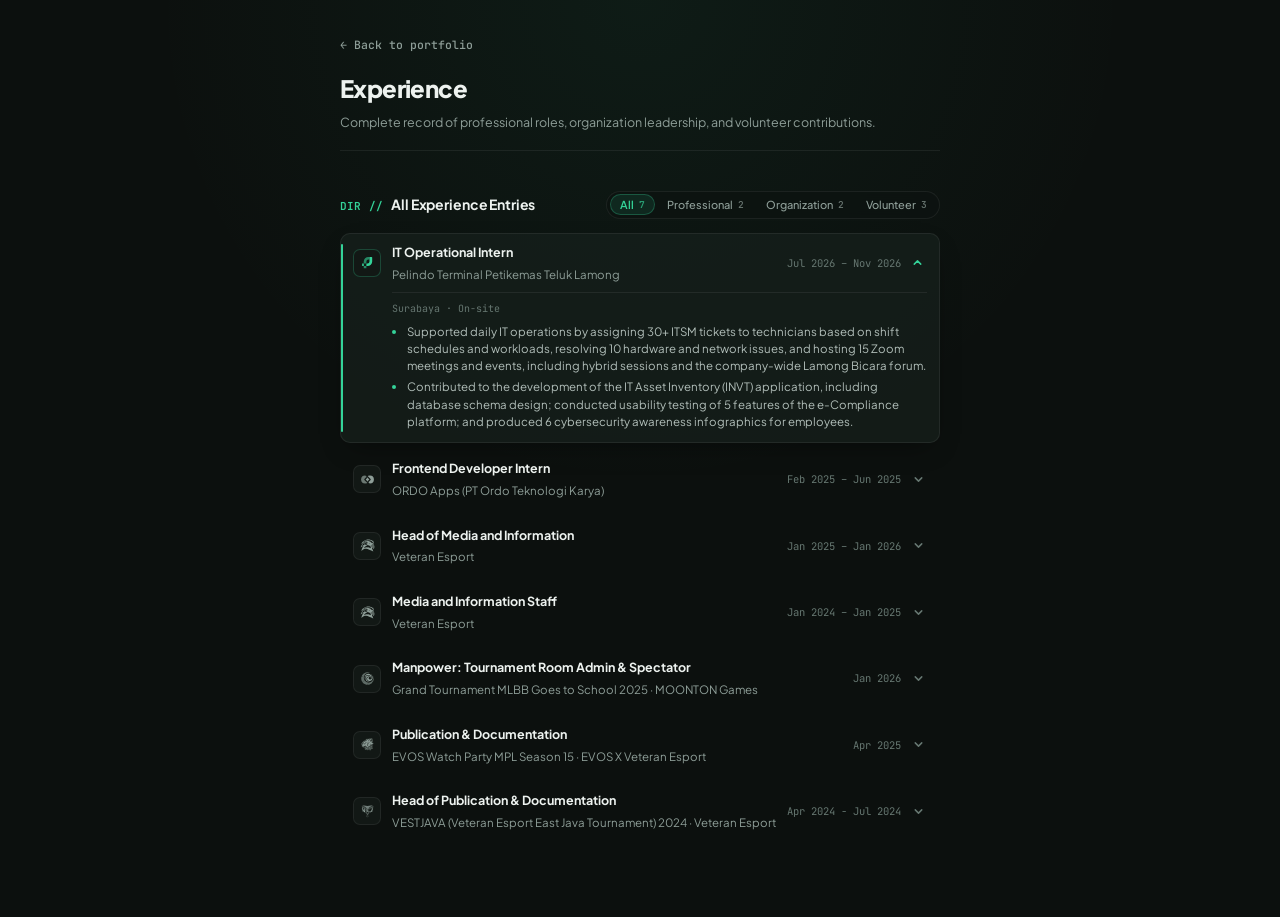
<file: experience.html>
<!doctype html>
<html lang="en" data-theme="dark">

<head>
  <meta charset="utf-8">
  <meta name="viewport" content="width=device-width, initial-scale=1">
  <title>Experience · Rakha Maulana</title>
  <meta name="description" content="Full professional, organization, and volunteer experience record of Rakha Maulana.">
  <meta name="author" content="Rakha Maulana">
  <link rel="icon" type="image/svg+xml" href="./favicon.svg">

  <link rel="preconnect" href="https://fonts.googleapis.com">
  <link rel="preconnect" href="https://fonts.gstatic.com" crossorigin>
  <link
    href="https://fonts.googleapis.com/css2?family=JetBrains+Mono:wght@400;500;600&family=Plus+Jakarta+Sans:ital,wght@0,400..800;1,400..600&display=swap"
    rel="stylesheet">
  <link rel="stylesheet" href="./style.css">
</head>

<body data-page="subpage" data-subpage="experience">
  <div class="page-progress" aria-hidden="true"></div>
  <div class="cursor-aura" aria-hidden="true"></div>

  <main class="shell">
    <header class="subpage-head">
      <a class="back-link" href="./index.html">← Back to portfolio</a>
      <div class="subpage-title-group">
        <h1 class="subpage-title">Experience</h1>
        <p class="subpage-subtitle">Complete record of professional roles, organization leadership, and volunteer contributions.</p>
      </div>
    </header>

    <section class="section" aria-labelledby="experience-title">
      <div class="section-head">
        <div class="section-title-group">
          <span class="section-index" aria-hidden="true">DIR //</span>
          <h2 id="experience-title">All Experience Entries</h2>
        </div>
        <div class="section-controls">
          <div class="filter-tabs" id="experience-tabs" role="tablist" aria-label="Filter experience by category">
          <button
            type="button"
            class="filter-tab"
            role="tab"
            aria-selected="true"
            data-exp-tab="all"
          >
            <span>All</span>
            <span class="tab-count">7</span>
          </button>
          <button
            type="button"
            class="filter-tab"
            role="tab"
            aria-selected="false"
            data-exp-tab="professional"
          >
            <span>Professional</span>
            <span class="tab-count">2</span>
          </button>
          <button
            type="button"
            class="filter-tab"
            role="tab"
            aria-selected="false"
            data-exp-tab="organization"
          >
            <span>Organization</span>
            <span class="tab-count">2</span>
          </button>
          <button
            type="button"
            class="filter-tab"
            role="tab"
            aria-selected="false"
            data-exp-tab="volunteer"
          >
            <span>Volunteer</span>
            <span class="tab-count">3</span>
          </button>
          </div>
        </div>
      </div>
      <div class="experience-list" id="experience-list">
          <article
            class="exp-card animate-in"
            data-exp-id="exp-1"
            data-expanded="true"
            style="animation-delay: 0ms"
          >
            <button
              type="button"
              class="exp-trigger"
              aria-expanded="true"
              aria-controls="drawer-exp-1"
              data-exp-toggle="exp-1"
            >
              <span class="exp-icon-well" aria-hidden="true">
                <svg viewBox="0 0 24 24" aria-hidden="true"><path fill="currentColor" stroke="none" opacity="0.6" d="M15.2 3H13.5A7.5 7.5 0 0 0 6 10.5v3h4.2v-3a3.3 3.3 0 0 1 3.3-3.3h1.7V3ZM6 17.7h4.2V21H6v-3.3Z"/><path fill="currentColor" stroke="none" d="M15.2 3h3.3a1 1 0 0 1 1 1v6.2a7.5 7.5 0 0 1-7.5 7.5h-1.8v-4.2H12a3.3 3.3 0 0 0 3.2-3.3V3ZM3.5 13.5H6v4.2H3.5v-4.2Z"/></svg>
              </span>
              <span class="exp-summary-main">
                <span class="exp-role">IT Operational Intern</span>
                <span class="exp-company">Pelindo Terminal Petikemas Teluk Lamong</span>
              </span>
              <span class="exp-summary-right">
                <span class="exp-period">Jul 2026 – Nov 2026</span>
                <span class="exp-chevron" aria-hidden="true"><svg viewBox="0 0 16 16" aria-hidden="true"><path d="m4 6 4 4 4-4"/></svg></span>
              </span>
            </button>
            <div class="exp-drawer" id="drawer-exp-1">
              <div class="exp-drawer-inner">
                <div class="exp-drawer-content">
                  <p class="exp-location">Surabaya · On-site</p>
                  <ul class="exp-bullets">
                    <li>Supported daily IT operations by assigning 30+ ITSM tickets to technicians based on shift schedules and workloads, resolving 10 hardware and network issues, and hosting 15 Zoom meetings and events, including hybrid sessions and the company-wide Lamong Bicara forum.</li><li>Contributed to the development of the IT Asset Inventory (INVT) application, including database schema design; conducted usability testing of 5 features of the e-Compliance platform; and produced 6 cybersecurity awareness infographics for employees.</li>
                  </ul>
                </div>
              </div>
            </div>
          </article>
          <article
            class="exp-card animate-in"
            data-exp-id="exp-2"
            data-expanded="false"
            style="animation-delay: 25ms"
          >
            <button
              type="button"
              class="exp-trigger"
              aria-expanded="false"
              aria-controls="drawer-exp-2"
              data-exp-toggle="exp-2"
            >
              <span class="exp-icon-well" aria-hidden="true">
                <svg viewBox="0 0 24 24" aria-hidden="true"><defs><mask id="ordo-cut"><rect width="24" height="24" fill="#fff"/><path d="M10.4 9.2 8.2 11.4a.85.85 0 0 0 0 1.2l5.8 5.8M13.6 14.8l2.2-2.2a.85.85 0 0 0 0-1.2l-5.8-5.8" fill="none" stroke="#000" stroke-width="2.1" stroke-linecap="round" stroke-linejoin="round"/></mask></defs><g mask="url(#ordo-cut)"><circle cx="8.2" cy="12" r="6.4" fill="currentColor" stroke="none" opacity="0.72"/><circle cx="15.8" cy="12" r="6.4" fill="currentColor" stroke="none"/></g></svg>
              </span>
              <span class="exp-summary-main">
                <span class="exp-role">Frontend Developer Intern</span>
                <span class="exp-company">ORDO Apps (PT Ordo Teknologi Karya)</span>
              </span>
              <span class="exp-summary-right">
                <span class="exp-period">Feb 2025 – Jun 2025</span>
                <span class="exp-chevron" aria-hidden="true"><svg viewBox="0 0 16 16" aria-hidden="true"><path d="m4 6 4 4 4-4"/></svg></span>
              </span>
            </button>
            <div class="exp-drawer" id="drawer-exp-2">
              <div class="exp-drawer-inner">
                <div class="exp-drawer-content">
                  <p class="exp-location">Jakarta · On-site</p>
                  <ul class="exp-bullets">
                    <li>Implemented front-end features for 3 client web applications that reached production during a 4-month internship, slicing Figma designs into Laravel Blade, Bootstrap, and SCSS interfaces.</li><li>Developed 20+ user-facing pages and reusable components across creator-marketplace platform and role-based backoffice apps, implementing interactive workflows, data visualizations, and responsive layouts for desktop, mobile and tablet.</li><li>Resolved major, medium, and minor defects based on QA findings and client reviews, and verified cross-browser compatibility on Chrome, Edge, and Firefox.</li>
                  </ul>
                </div>
              </div>
            </div>
          </article>
          <article
            class="exp-card animate-in"
            data-exp-id="exp-3"
            data-expanded="false"
            style="animation-delay: 50ms"
          >
            <button
              type="button"
              class="exp-trigger"
              aria-expanded="false"
              aria-controls="drawer-exp-3"
              data-exp-toggle="exp-3"
            >
              <span class="exp-icon-well" aria-hidden="true">
                <svg viewBox="0 0 24 24" aria-hidden="true"><path fill="currentColor" stroke="none" fill-rule="evenodd" d="M11.84 2.39L15.07 2.38L16.27 2.63L18.85 3.69L20.47 4.81L20.79 4.19L21.19 4.89L21.9 7.27L21.65 10.21L22.8 12.56L23.05 13.8L23 15.25L22.44 16.88L21.39 18.13L21.29 16.61L20.49 15.66L19.57 15.11L19.31 16.2L19.57 17.38L20.69 19.8L21.29 21.62L18 19.95L14.76 18.61L12.17 17.7L9.78 17.2L7.63 17.3L5.8 17.91L4.01 19.1L2.26 20.98L2.7 18.59L3.41 16.56L4.3 14.76L5.68 12.72L3.11 13.77L1.01 15.09L1.66 13.22L2.66 11.32L3.81 9.73L5.33 8.13L1.81 9.28L3.86 6.53L6.15 4.64L9.19 3.09ZM13.32 3.28L11.18 3.53L9.09 4.19L7.1 5.19L5 6.73L3.81 8L6.3 6.93L8.47 6.38L7.15 7.28L5.25 9.23L3.66 11.27L2.46 13.29L5.5 11.42L6.84 10.91L7.77 10.85L6.9 9.95L6.95 8.98L7.85 7.63L9.42 6.13L7.93 6.07L6.15 6.63L8.35 5.34L11.28 4.43L13.77 4.38L15.9 4.94L14.47 5.22L13.83 5.56L16.25 5.78L17.05 6.28L18.07 7.56L19.05 8.2L18.12 6.83L18.6 7.03L20.21 8.72L19.97 7.76L20.19 7.73L20.69 8.38L21.14 9.6L21.35 8.92L21.14 8.13L20.24 6.53L19.05 5.29L16.8 3.99L15.27 3.53ZM9.38 5.57L10.72 5.81L8.15 8.03L7.55 8.98L7.5 9.8L8.35 10.55L11.78 12.36L9.64 12.87L8.4 13.52L6.9 14.76L6.35 15.74L7.24 15.7L10.43 14.9L11.63 14.4L12.67 14.25L11.29 14.86L10.69 15.59L12.92 14.9L14.77 14.7L13.43 15.59L14.17 15.4L16.17 15.55L16.9 15.96L17.2 16.68L17.41 15.75L17.2 15.26L16.58 14.71L18.2 15.21L16.33 13.39L15.95 12.67L15.21 11.87L15.26 12.79L13.81 11.27L13.81 12L11.59 11.35L11.49 11.22L11.91 11.17L11.06 10.67L9.49 10.17L12.26 9.93L9.53 8.82L8.3 8.85L9.53 8.42L11.13 8.82L12.02 8.72L11.41 8.13L10.62 7.73L9.33 7.62L10.18 7.27L12.02 7.47L12.31 7.33L11.34 7.03L12.66 6.58L12.02 6.32L11.04 6.26L11.19 5.88L11.61 5.76L11.43 5.67ZM14.46 8.28L14.22 9.01L14.58 9.6L15.27 9.76L15.8 9.4L15.57 9.06L15.17 9.31L14.93 9.25L14.67 8.92L14.76 8.53ZM14.97 8.52L15.01 8.8L15.12 8.62ZM19.91 10.06L19.02 10.87L18.45 12.34L18.06 12.51L16.61 12.36L21.19 15.71L21.74 16.46L21.84 17.38L22.65 15.15L22.55 13.01L22.04 11.77L21.39 10.87L20.69 10.27ZM19.92 11.07L20.29 11.17L20.39 11.45L19.86 11.61L19.37 11.4Z"/><path fill="currentColor" stroke="none" opacity="0.6" fill-rule="evenodd" d="M14.43 8.28L14.76 8.53L14.67 8.92L14.93 9.25L15.17 9.31L15.57 9.06L15.85 9.28L15.8 9.4L15.27 9.76L14.58 9.6L14.22 9.01ZM19.87 10.08L20.69 10.27L21.39 10.87L22.04 11.77L22.55 13.01L22.7 13.85L22.65 15.15L22.29 16.49L21.84 17.38L21.74 16.46L21.19 15.71L17.62 13.24L16.61 12.36L16.81 12.26L18.06 12.51L18.45 12.34L19.02 10.87ZM19.96 11.06L19.37 11.4L19.86 11.61L20.39 11.45L20.29 11.17Z"/></svg>
              </span>
              <span class="exp-summary-main">
                <span class="exp-role">Head of Media and Information</span>
                <span class="exp-company">Veteran Esport</span>
              </span>
              <span class="exp-summary-right">
                <span class="exp-period">Jan 2025 – Jan 2026</span>
                <span class="exp-chevron" aria-hidden="true"><svg viewBox="0 0 16 16" aria-hidden="true"><path d="m4 6 4 4 4-4"/></svg></span>
              </span>
            </button>
            <div class="exp-drawer" id="drawer-exp-3">
              <div class="exp-drawer-inner">
                <div class="exp-drawer-content">
                  <p class="exp-location">Surabaya</p>
                  <ul class="exp-bullets">
                    <li>Led a 5-member Media and Information division, increasing social media followers by 5% and engagement by 7% through structured content planning and a 3-post monthly publishing schedule.</li><li>Directed the division’s annual work program and content calendar, coordinating 60+ content pieces across 14 esport events, and evaluating member performance.</li><li>Established a publication SOP and reusable design templates as the division’s visual standard, improving cross-division coordination.</li>
                  </ul>
                </div>
              </div>
            </div>
          </article>
          <article
            class="exp-card animate-in"
            data-exp-id="exp-4"
            data-expanded="false"
            style="animation-delay: 75ms"
          >
            <button
              type="button"
              class="exp-trigger"
              aria-expanded="false"
              aria-controls="drawer-exp-4"
              data-exp-toggle="exp-4"
            >
              <span class="exp-icon-well" aria-hidden="true">
                <svg viewBox="0 0 24 24" aria-hidden="true"><path fill="currentColor" stroke="none" fill-rule="evenodd" d="M11.84 2.39L15.07 2.38L16.27 2.63L18.85 3.69L20.47 4.81L20.79 4.19L21.19 4.89L21.9 7.27L21.65 10.21L22.8 12.56L23.05 13.8L23 15.25L22.44 16.88L21.39 18.13L21.29 16.61L20.49 15.66L19.57 15.11L19.31 16.2L19.57 17.38L20.69 19.8L21.29 21.62L18 19.95L14.76 18.61L12.17 17.7L9.78 17.2L7.63 17.3L5.8 17.91L4.01 19.1L2.26 20.98L2.7 18.59L3.41 16.56L4.3 14.76L5.68 12.72L3.11 13.77L1.01 15.09L1.66 13.22L2.66 11.32L3.81 9.73L5.33 8.13L1.81 9.28L3.86 6.53L6.15 4.64L9.19 3.09ZM13.32 3.28L11.18 3.53L9.09 4.19L7.1 5.19L5 6.73L3.81 8L6.3 6.93L8.47 6.38L7.15 7.28L5.25 9.23L3.66 11.27L2.46 13.29L5.5 11.42L6.84 10.91L7.77 10.85L6.9 9.95L6.95 8.98L7.85 7.63L9.42 6.13L7.93 6.07L6.15 6.63L8.35 5.34L11.28 4.43L13.77 4.38L15.9 4.94L14.47 5.22L13.83 5.56L16.25 5.78L17.05 6.28L18.07 7.56L19.05 8.2L18.12 6.83L18.6 7.03L20.21 8.72L19.97 7.76L20.19 7.73L20.69 8.38L21.14 9.6L21.35 8.92L21.14 8.13L20.24 6.53L19.05 5.29L16.8 3.99L15.27 3.53ZM9.38 5.57L10.72 5.81L8.15 8.03L7.55 8.98L7.5 9.8L8.35 10.55L11.78 12.36L9.64 12.87L8.4 13.52L6.9 14.76L6.35 15.74L7.24 15.7L10.43 14.9L11.63 14.4L12.67 14.25L11.29 14.86L10.69 15.59L12.92 14.9L14.77 14.7L13.43 15.59L14.17 15.4L16.17 15.55L16.9 15.96L17.2 16.68L17.41 15.75L17.2 15.26L16.58 14.71L18.2 15.21L16.33 13.39L15.95 12.67L15.21 11.87L15.26 12.79L13.81 11.27L13.81 12L11.59 11.35L11.49 11.22L11.91 11.17L11.06 10.67L9.49 10.17L12.26 9.93L9.53 8.82L8.3 8.85L9.53 8.42L11.13 8.82L12.02 8.72L11.41 8.13L10.62 7.73L9.33 7.62L10.18 7.27L12.02 7.47L12.31 7.33L11.34 7.03L12.66 6.58L12.02 6.32L11.04 6.26L11.19 5.88L11.61 5.76L11.43 5.67ZM14.46 8.28L14.22 9.01L14.58 9.6L15.27 9.76L15.8 9.4L15.57 9.06L15.17 9.31L14.93 9.25L14.67 8.92L14.76 8.53ZM14.97 8.52L15.01 8.8L15.12 8.62ZM19.91 10.06L19.02 10.87L18.45 12.34L18.06 12.51L16.61 12.36L21.19 15.71L21.74 16.46L21.84 17.38L22.65 15.15L22.55 13.01L22.04 11.77L21.39 10.87L20.69 10.27ZM19.92 11.07L20.29 11.17L20.39 11.45L19.86 11.61L19.37 11.4Z"/><path fill="currentColor" stroke="none" opacity="0.6" fill-rule="evenodd" d="M14.43 8.28L14.76 8.53L14.67 8.92L14.93 9.25L15.17 9.31L15.57 9.06L15.85 9.28L15.8 9.4L15.27 9.76L14.58 9.6L14.22 9.01ZM19.87 10.08L20.69 10.27L21.39 10.87L22.04 11.77L22.55 13.01L22.7 13.85L22.65 15.15L22.29 16.49L21.84 17.38L21.74 16.46L21.19 15.71L17.62 13.24L16.61 12.36L16.81 12.26L18.06 12.51L18.45 12.34L19.02 10.87ZM19.96 11.06L19.37 11.4L19.86 11.61L20.39 11.45L20.29 11.17Z"/></svg>
              </span>
              <span class="exp-summary-main">
                <span class="exp-role">Media and Information Staff</span>
                <span class="exp-company">Veteran Esport</span>
              </span>
              <span class="exp-summary-right">
                <span class="exp-period">Jan 2024 – Jan 2025</span>
                <span class="exp-chevron" aria-hidden="true"><svg viewBox="0 0 16 16" aria-hidden="true"><path d="m4 6 4 4 4-4"/></svg></span>
              </span>
            </button>
            <div class="exp-drawer" id="drawer-exp-4">
              <div class="exp-drawer-inner">
                <div class="exp-drawer-content">
                  <p class="exp-location">Surabaya</p>
                  <ul class="exp-bullets">
                    <li>Produced 40+ publication assets using Canva and Figma, including mandatory organizational posts, general announcements, athlete features, and match results, contributing to 5% growth in social media reach.</li><li>Documented and edited photo and video assets for 10 events (tournaments and work programs), delivering media on schedule for each activity</li>
                  </ul>
                </div>
              </div>
            </div>
          </article>
          <article
            class="exp-card animate-in"
            data-exp-id="exp-5"
            data-expanded="false"
            style="animation-delay: 100ms"
          >
            <button
              type="button"
              class="exp-trigger"
              aria-expanded="false"
              aria-controls="drawer-exp-5"
              data-exp-toggle="exp-5"
            >
              <span class="exp-icon-well" aria-hidden="true">
                <svg viewBox="0 0 24 24" aria-hidden="true"><path fill="currentColor" stroke="none" opacity="0.62" d="M11.23 2.02L13.87 2.14L15.65 2.67L17.38 3.53L18.6 4.5L16.59 3.38L14.66 2.94L13.08 2.94L11.93 3.15L10.65 3.6L9.39 4.36L6.91 3.42L9.05 2.43ZM6.48 3.67L8.24 4.1L9.1 4.57L7.99 5.62L7.27 6.62L6.3 9.03L4.09 8.98L2.45 9.32L2.81 8.06L3.96 6.05L5.18 4.68ZM20.94 7.49L21.41 8.42L21.93 10.27L22.07 11.42L22 13.37L21.26 16.01L20.69 17.16L19.7 18.47L19.21 16.19L20.11 15.15L20.9 13.78L21.57 11.14L21.42 9.05ZM4.46 9.21L6.23 9.36L6.17 11.42L6.32 12.29L6.69 13.49L7.54 15.09L5.54 16.12L3.74 17.67L2.74 15.87L2.36 14.73L2 12.72L2 11.35L2.31 9.64ZM7.7 15.33L8.78 16.44L9.86 17.23L11.01 17.81L12.92 18.28L12.79 19.84L11.98 22.05L10.13 21.93L7.41 20.97L5.76 19.9L3.96 18.03L4.03 17.77L5.47 16.48ZM18.92 16.41L19.27 17.25L19.41 18.83L18.31 19.9L16.66 20.97L15.51 21.48L13.51 22L12.31 22.05L13.01 19.99L13.17 18.35L14.59 18.33L16.51 17.88L17.74 17.31Z"/><path fill="currentColor" stroke="none" d="M12.88 4.46L13.94 4.45L15.22 4.75L16.23 5.33L17.16 6.26L17.95 7.63L18.26 8.55L18.33 10.27L18.03 11.19L17.2 12.13L17.47 11.06L17.4 9.63L16.8 8.21L15.87 7.2L15 6.69L14.01 6.39L12.79 6.32L11.78 6.46L10.08 7.2L9.28 7.85L8.64 8.71L7.97 10.56L7.9 11.42L8.13 13.42L7.61 12L7.47 10.49L7.76 8.76L8.42 7.27L8.92 6.55L10.29 5.33L11.3 4.82ZM16.91 5.04L18.46 6.19L19.68 7.99L20.2 9.84L20.13 12L19.39 13.78L18.1 15.15L17.02 15.72L16.17 15.96L14.45 15.96L12.81 15.29L11.95 14.5L11.35 13.37L11.28 12.07L11.73 10.87L12.16 10.36L13.15 9.84L14.37 9.77L15.02 10.06L14.1 10.65L13.8 11.64L14.1 12.56L14.9 13.28L15.6 13.51L16.75 13.44L17.67 12.99L18.46 12.2L19.12 10.78L19.12 8.76L18.53 7.05L17.74 5.9ZM13.03 7.27L14.59 7.47L15.51 7.92L16.44 8.92L16.89 9.99L16.87 10.33L16.08 9.57L14.95 8.98L13.65 8.83L12.59 9.07L11.59 9.64L10.79 10.58L10.27 12L10.35 13.29L10.87 14.57L11.8 15.58L13.65 16.46L15.72 16.69L15.24 16.89L14.45 17.04L12.86 16.96L11.15 16.3L9.86 15.08L9.28 14.07L8.98 13.08L8.83 12.07L8.91 10.92L9.21 9.86L9.86 8.78L10.65 8.06L11.59 7.56Z"/></svg>
              </span>
              <span class="exp-summary-main">
                <span class="exp-role">Manpower: Tournament Room Admin &amp; Spectator</span>
                <span class="exp-company">Grand Tournament MLBB Goes to School 2025 · MOONTON Games</span>
              </span>
              <span class="exp-summary-right">
                <span class="exp-period">Jan 2026</span>
                <span class="exp-chevron" aria-hidden="true"><svg viewBox="0 0 16 16" aria-hidden="true"><path d="m4 6 4 4 4-4"/></svg></span>
              </span>
            </button>
            <div class="exp-drawer" id="drawer-exp-5">
              <div class="exp-drawer-inner">
                <div class="exp-drawer-content">
                  <p class="exp-location">Surabaya</p>
                  <ul class="exp-bullets">
                    <li>Coordinated 12 knockout-phase matches across a 4-day tournament as Tournament Room Admin, managing dedicated match rooms and keeping rounds on schedule.</li><li>Liaised with league ops, team managers, and players to confirm match readiness and resolve in-game issues in real time. Operated as in-game spectator, displaying the live match feed on-screen for the on-site audience.</li>
                  </ul>
                </div>
              </div>
            </div>
          </article>
          <article
            class="exp-card animate-in"
            data-exp-id="exp-6"
            data-expanded="false"
            style="animation-delay: 125ms"
          >
            <button
              type="button"
              class="exp-trigger"
              aria-expanded="false"
              aria-controls="drawer-exp-6"
              data-exp-toggle="exp-6"
            >
              <span class="exp-icon-well" aria-hidden="true">
                <svg viewBox="0 0 24 24" aria-hidden="true"><path fill="currentColor" stroke="none" opacity="0.22" d="M18.44 1.75L19.9 1.84L20.5 5.32L21.08 5.48L20.67 7.73L20.77 9.05L22.5 9.4L21.65 11.13L20.52 12L20.42 12.32L20.08 14.07L20.25 16.48L20.58 17.73L20.4 19.05L18.19 19.75L17.08 21.9L13.92 20.98L11.08 21.73L10.75 20.32L7.94 20.71L7.33 19.4L7.23 17.5L6.33 16.9L6.17 16.98L6.25 17.48L4.85 17.05L2.35 14.88L2.33 14.07L2.67 13.07L1.6 11.3L1.6 10.92L3.19 8.67L5.27 6.5L8.98 4.05L10.85 2.42L11.75 2.23L12.08 2.82L15.17 2.07Z"/><path fill="currentColor" stroke="none" fill-rule="evenodd" d="M18.94 2.5L19.23 2.59L19.33 2.98L19.75 5.48L19.67 5.98L19.35 5.96L19.25 5.65L18.9 3.17L18.81 3L18.44 2.96L18.33 2.73L18.35 2.59ZM16.6 2.67L17.31 2.71L16.58 3.15L15.75 3.23L15.33 3.07L11.83 3.82L11.85 3.67L14.08 3.07ZM11.1 3.17L11.25 3.23L11.31 4.21L10.69 4.46L10.6 3.92L9.19 5.13L9.6 4.42L10.52 3.5ZM17.69 3.17L17.83 3.23L17.92 4.4L17.65 5.55L17.15 6.46L17.42 5.23L17.08 5.23L17.33 4.48L17.25 4.23L14.94 6.05L16.31 6.5L15.52 7L16.17 7.15L17.75 7.07L19.98 6.67L19.56 7.71L18.9 8.63L17.6 8.71L19.27 9.55L21.23 10L20.9 10.55L20.06 11.21L18.1 11.75L18.42 12.73L18.4 13.71L16.73 12.09L15.44 11.34L16.23 12.75L16.65 14.8L16.44 14.8L15.33 13.73L15.27 14.8L14.08 13.57L13.81 15.88L13.65 15.59L13.02 15.71L12.83 13.82L12.17 12.57L12.75 10.07L12.5 8.4L11.73 11.3L10.92 12.73L12.4 14.5L12.9 15.8L11.35 16.21L10.9 15.09L10.31 14.5L10.19 14.55L10.73 15.38L9.23 14.25L7 13.4L6.52 13.42L7.15 13.71L6.27 14.17L5 15.65L4.35 15.55L3.75 14.82L4.31 14.05L4.56 13.17L3.73 14.05L3.02 14.38L3.6 12.67L4.27 11.75L4.98 11.13L4.77 10.92L5.06 10.71L5.02 10.17L6.1 8.25L6.6 7.67L7.42 7.82L8.31 7.55L7.35 7.3L7.25 6.98L7.6 6.5L8.33 6.82L9.98 6.8L9.27 6.55L8.75 5.98L9.69 5.25L9.77 5.63L10.1 5.96L11.5 6.4L10.69 5.71L10.69 4.84L12.17 4.32L15.06 3.67L14.4 4.71ZM14.06 4.75L13.1 5L12.75 5.57L13.27 6.3L14.73 7.13L13.67 5.65L13.69 5.25ZM7.85 5.59L4.77 8.75L3.19 10.75L3 11.23L3.48 12L3.19 12.46L2.42 11.15L2.94 10.34L4.02 8.92L6.02 6.92ZM11.58 7.57L10.35 8L10.73 8.09L10.83 8.4L10.02 9.96L11.15 8.71L11.65 7.8ZM9.75 8.15L8.19 9L6.56 10.63L6.08 10.82L5.75 10.48L6.19 9.09L5.33 10.73L5.35 10.96L5.65 11.17L5.44 11.96L5.77 11.5L6.17 11.32L6.73 11.34L6.44 11.67L6.5 11.82L7.9 11.55L8.06 11.42L7.19 11.17L8.06 10.92L8.44 11.38L10.15 12.05L9.1 11.05L8.83 10.32L9.19 8.92L9.9 8.21ZM13.33 8.4L13.58 9.32L13.56 12.88L14.5 9.4L14.06 8.84ZM14.75 8.48L14.94 8.96L16.81 10.71L16.23 9L15.73 8.67ZM19.85 8.67L19.9 9.05L19.69 9.05ZM5.08 11.57L4.77 11.67L4.69 12.46L5.23 11.63ZM19.52 12.17L19.67 12.23L19.58 12.9L19.33 14.07L19.17 14.15L19.17 12.4ZM8.08 12.82L7.52 13.05L8.15 13.17L9.73 14.05L8.9 13.17ZM5.73 13.17L5.19 13.42L5.25 13.65L5.02 14.13ZM6.08 13.65L5.35 14.46L6.06 13.88ZM6.85 14.09L7 14.15L6.83 14.48L6.58 14.32ZM6.27 14.5L6.48 14.5L6.48 14.88L6.1 14.8ZM5.85 15L6.73 16.38L5.44 15.63ZM6.94 15.84L7.98 16.59L7.9 16.96L7.19 16.46ZM5.1 16.09L5.4 16.63L4.85 16.21ZM9.1 17.42L9.81 18L9.56 18.46L9.27 18.3ZM10.69 17.5L10.83 17.65L11 18.98L10.6 19.3L10.98 19.34L10.98 19.46L10.58 19.65L9.08 19.73L8.27 20.05L8.17 19.57L8.48 19.17L8.1 19.17L10.06 18.63L9.85 18.5ZM9.94 17.59L10.23 17.71L10.02 17.88ZM7.77 17.92L8.23 18.34L8.23 18.88L7.85 18.55ZM9.02 18.42L9.31 18.63L9.02 18.71ZM8.35 18.5L8.5 18.57L8.42 18.82ZM8.69 18.5L8.9 18.71L8.69 18.8ZM17.1 19.84L17.23 19.88L16.67 20.98L14.94 20.46L15.58 20.23L16.42 20.48L16.77 19.92Z"/><path fill="currentColor" stroke="none" opacity="0.68" fill-rule="evenodd" d="M16.27 6.42L16.4 6.5L16.31 6.63ZM19.94 8.5L20 8.98L19.85 9.13ZM8.77 9L8.83 9.32L8.58 10.48L8.85 11.13L9.31 11.55L8.52 11.13L8.17 10.65L7.42 10.9L6.85 10.88L6.85 10.67L7.77 9.67ZM18.94 14.5L19.31 14.5L19.48 14.75L19.56 15.88L18.67 15.15L18.27 15.25L18.25 15.98L19.81 17.09L20 18.48L19.65 18.8L18.17 19.15L17.92 18.65L17.85 17.75L18.31 17.92L18.67 18.48L19.31 18.3L19.33 17.98L19.23 17.42L17.77 16.55L17.58 15.07L17.77 14.84ZM9.69 14.92L9.9 14.92L10.4 15.34L10.42 15.9L10.33 15.98L10.19 15.84L9.81 17.55L8.94 17.09L8.94 18.13L8.6 17.96L8.42 17.65L8.5 16.07L8.77 15.42L9.06 15.17L9.06 16.63L9.27 15.67ZM16.85 15.09L17.15 15.09L17.33 15.4L17.75 19.07L17.48 19.38L15.92 19.82L15.69 19.71L15.58 19.4L15.17 15.9L15.35 15.5ZM14.69 15.67L15 15.73L14.83 19.4L14.73 20.13L14.17 20.23L12.83 16.23L13.48 16.09L14.31 19.05L14.42 15.82ZM16.58 15.73L15.83 15.98L16.27 19.13L16.98 18.96L17.08 18.82L16.75 15.82ZM12.52 16.25L12.73 16.25L12.81 16.8L11.75 17.15L11.85 18.21L12 18.32L12.75 18.07L12.92 18.57L12.02 18.92L12.08 20.15L12.25 20.23L13.17 19.98L13.25 20.48L11.6 20.96L11.08 16.73ZM10.35 17.25L10.48 17.3L10.27 17.46Z"/></svg>
              </span>
              <span class="exp-summary-main">
                <span class="exp-role">Publication &amp; Documentation</span>
                <span class="exp-company">EVOS Watch Party MPL Season 15 · EVOS X Veteran Esport</span>
              </span>
              <span class="exp-summary-right">
                <span class="exp-period">Apr 2025</span>
                <span class="exp-chevron" aria-hidden="true"><svg viewBox="0 0 16 16" aria-hidden="true"><path d="m4 6 4 4 4-4"/></svg></span>
              </span>
            </button>
            <div class="exp-drawer" id="drawer-exp-6">
              <div class="exp-drawer-inner">
                <div class="exp-drawer-content">
                  <p class="exp-location">Surabaya</p>
                  <ul class="exp-bullets">
                    
                  </ul>
                </div>
              </div>
            </div>
          </article>
          <article
            class="exp-card animate-in"
            data-exp-id="exp-7"
            data-expanded="false"
            style="animation-delay: 150ms"
          >
            <button
              type="button"
              class="exp-trigger"
              aria-expanded="false"
              aria-controls="drawer-exp-7"
              data-exp-toggle="exp-7"
            >
              <span class="exp-icon-well" aria-hidden="true">
                <svg viewBox="0 0 24 24" aria-hidden="true"><path fill="currentColor" stroke="none" opacity="0.52" d="M21.05 1.82L18.29 7.1L14.33 7.1ZM3.23 1.87L9.73 7.1L5.92 7.1ZM9.02 13.06L11.15 13.06L12.01 16.09L12.91 13.06L15.14 13.06L12.04 18.93Z"/><path fill="currentColor" stroke="none" opacity="0.76" d="M4.23 1.82L11.89 3.12L20.03 1.84L12.88 7.1L11.16 7.11ZM21.26 2.92L20.87 7.1L19.11 7.1ZM2.97 2.97L5.15 7.1L3.39 7.1ZM20.63 8.7L20.4 11.41L19.16 12.2L19.69 10.96L20.29 10.62L20.09 10.06ZM3.55 8.75L4.38 10L4.13 10.57L5.1 11.12L6.2 12.93L3.81 11.41ZM6.39 13.06L8.31 13.06L9.31 14.93ZM15.9 13.06L17.82 13.09L14.96 14.88ZM13.48 17.48L13.14 20.55L10.86 22.18L12.62 20.24ZM10.54 17.85L11.89 19.73L10.96 19.85L10.67 21.76Z"/><path fill="currentColor" stroke="none" d="M2.71 7.39L5 7.39L4.86 7.73L6.91 11.36L6.9 7.79L6.55 7.39L8.83 7.39L8.48 7.95L8.37 9.84L8.44 10.2L8.78 10.52L8.32 11L8.2 12.78L6.49 12.78L5.31 10.96L4.6 10.52L4.75 10.27L4.63 9.86L3.31 7.86ZM9.81 7.39L15.09 7.39L14.93 8.73L14.52 8.48L11.79 8.53L11.8 10.04L13.1 10.06L13.52 9.9L13.41 11.09L12.95 10.9L11.86 10.91L11.86 12.14L13.94 12.16L14.46 11.96L14.35 12.78L10.44 12.78L10.58 12.58L10.48 10.9L10.12 10.52L10.42 10.06L10.27 8.16L10.15 7.76ZM18.9 7.39L21.19 7.41L20.63 7.91L19.73 10.11L19.87 10.52L19.37 10.91L18.82 12.25L18.4 12.62L17.89 12.79L15.57 12.79L15.27 12.67L15 12.26L15.21 11.53L16.61 11.54L16.31 11.95L16.47 12.16L17.41 12.16L17.66 11.99L18.04 10.9L17.85 10.49L18.35 10.04L19.04 8.01Z"/></svg>
              </span>
              <span class="exp-summary-main">
                <span class="exp-role">Head of Publication &amp; Documentation</span>
                <span class="exp-company">VESTJAVA (Veteran Esport East Java Tournament) 2024 · Veteran Esport</span>
              </span>
              <span class="exp-summary-right">
                <span class="exp-period">Apr 2024 - Jul 2024</span>
                <span class="exp-chevron" aria-hidden="true"><svg viewBox="0 0 16 16" aria-hidden="true"><path d="m4 6 4 4 4-4"/></svg></span>
              </span>
            </button>
            <div class="exp-drawer" id="drawer-exp-7">
              <div class="exp-drawer-inner">
                <div class="exp-drawer-content">
                  <p class="exp-location">Surabaya</p>
                  <ul class="exp-bullets">
                    <li>Overseeing promotion, on-site documentation, and result publication for 64 teams across 2 game titles (MLBB and PUBG)</li>
                  </ul>
                </div>
              </div>
            </div>
          </article>
      </div>
    </section>
  </main>

  <script src="./data.js"></script>
  <script src="./app.js"></script>
</body>

</html>
</file>
<file: style.css>
/* ==========================================================================
   style.css — Smoked Jade & Whisper Glass Design System
   ========================================================================== */

:root {
  color-scheme: dark;

  /* 1. Core Canvas & Surface Tokens */
  --bg: #0c100e;
  --panel: #121815;
  --panel-2: #17201c;
  --glass-rest: rgba(18, 25, 22, 0.42);
  --glass-hover: rgba(23, 33, 29, 0.72);
  --glass-pill-track: rgba(14, 19, 17, 0.85);

  /* 2. Typography & Line Hierarchy Tokens */
  --text: #edf2ef;
  --body: #c4ceca;
  --soft: #b2bfba;
  --muted: #8e9e98;
  --dim: #667771;
  --quiet: #4c5b55;
  --line: rgba(255, 255, 255, 0.068);
  --line-strong: rgba(255, 255, 255, 0.13);

  /* 3. Emerald Whisper Accent & Category Tokens */
  --accent: #34d399;
  --accent-deep: #10b981;
  --accent-soft: rgba(52, 211, 153, 0.11);
  --accent-border: rgba(52, 211, 153, 0.28);
  --aura: rgba(52, 211, 153, 0.055);
  --project-glow: rgba(52, 211, 153, 0.085);

  /* Semantic Category Badges */
  --cat-pro-text: #6ee7b7;
  --cat-pro-bg: rgba(52, 211, 153, 0.11);
  --cat-pro-border: rgba(52, 211, 153, 0.25);

  --cat-org-text: #5eead4;
  --cat-org-bg: rgba(94, 234, 212, 0.1);
  --cat-org-border: rgba(94, 234, 212, 0.23);

  --cat-free-text: #cbd5e1;
  --cat-free-bg: rgba(203, 213, 225, 0.09);
  --cat-free-border: rgba(203, 213, 225, 0.2);

  /* 4. Tactile CTA Button Tokens */
  --primary-face-top: #f4fbf7;
  --primary-face-bottom: #dcece4;
  --primary-hover-top: #ffffff;
  --primary-hover-bottom: #e8f4ee;
  --primary-border: #b8d8c8;
  --primary-edge: #7fa896;
  --primary-text: #0c100e;

  --btn-face-top: rgba(28, 39, 34, 0.88);
  --btn-face-bottom: rgba(18, 25, 22, 0.94);
  --btn-hover-top: rgba(35, 49, 43, 0.92);
  --btn-hover-bottom: rgba(22, 31, 27, 0.96);
  --btn-border: #2e3d37;
  --btn-border-hover: rgba(52, 211, 153, 0.38);
  --btn-edge: #060908;

  /* 5. Radii & Easing */
  --radius-card: 10px;
  --radius-btn: 8px;
  --radius-pill: 9999px;
  --ease-out: cubic-bezier(0.22, 1, 0.36, 1);

  /* 6. Font Stacks */
  --font-sans: "Plus Jakarta Sans", -apple-system, BlinkMacSystemFont, "SF Pro Text", "Segoe UI", sans-serif;
  --font-mono: "JetBrains Mono", ui-monospace, SFMono-Regular, Menlo, Consolas, monospace;
}

*,
*::before,
*::after {
  box-sizing: border-box;
}

html {
  background: var(--bg);
  scroll-behavior: smooth;
  -webkit-text-size-adjust: 100%;
}

body {
  margin: 0;
  min-height: 100vh;
  overflow-x: hidden;
  background-color: var(--bg);
  background-image: radial-gradient(680px circle at 50% 0%, rgba(52, 211, 153, 0.06), transparent 72%);
  background-attachment: fixed;
  color: var(--text);
  font-family: var(--font-sans);
  font-size: 13.5px;
  line-height: 1.55;
  font-weight: 400;
  -webkit-font-smoothing: antialiased;
  text-rendering: optimizeLegibility;
}

/* Top Scroll Progress Indicator */
.page-progress {
  position: fixed;
  z-index: 100;
  inset: 0 0 auto;
  height: 2px;
  background: linear-gradient(90deg, var(--accent-deep), var(--accent));
  transform: scaleX(0);
  transform-origin: left center;
  will-change: transform;
  pointer-events: none;
}

/* Subtle Pointer Aura */
.cursor-aura {
  position: fixed;
  z-index: 0;
  top: 0;
  left: 0;
  width: 240px;
  height: 240px;
  margin: -120px 0 0 -120px;
  border-radius: 50%;
  background: radial-gradient(circle, var(--aura) 0%, transparent 68%);
  opacity: 0;
  pointer-events: none;
  transition: opacity 280ms ease;
  will-change: transform;
}

/* Main Centered Shell */
.shell {
  position: relative;
  z-index: 1;
  width: min(600px, calc(100% - 40px));
  margin-inline: auto;
  padding: 34px 0 76px;
}

a {
  color: inherit;
  text-decoration: none;
}

button {
  font: inherit;
  color: inherit;
  background: none;
  border: none;
  cursor: pointer;
}

:focus-visible {
  outline: 2px solid var(--accent);
  outline-offset: 2px;
}

/* ==========================================================================
   Signature Touch #1: Top Editorial Telemetry & Availability Rail
   ========================================================================== */
.telemetry-bar {
  display: flex;
  align-items: center;
  justify-content: space-between;
  gap: 12px;
  padding-bottom: 12px;
  margin-bottom: 24px;
  border-bottom: 1px solid var(--line);
  font-family: var(--font-mono);
  font-size: 10.5px;
  letter-spacing: 0.02em;
  color: var(--dim);
}

.telemetry-left {
  display: inline-flex;
  align-items: center;
  gap: 8px;
  min-width: 0;
}

.telemetry-index {
  color: var(--accent);
  font-weight: 600;
}

.telemetry-sep {
  color: var(--quiet);
}

.telemetry-clock {
  font-variant-numeric: tabular-nums;
  color: var(--muted);
}

.telemetry-status {
  display: inline-flex;
  align-items: center;
  gap: 6px;
  padding: 3px 9px;
  border-radius: var(--radius-pill);
  background: rgba(16, 185, 129, 0.08);
  border: 1px solid rgba(52, 211, 153, 0.2);
  color: var(--cat-pro-text);
  font-size: 10px;
  white-space: nowrap;
}

.status-dot {
  position: relative;
  width: 6px;
  height: 6px;
  border-radius: 50%;
  background: var(--accent-deep);
}

.status-dot::after {
  content: "";
  position: absolute;
  inset: -3px;
  border-radius: 50%;
  background: var(--accent);
  opacity: 0.35;
  animation: status-pulse 2.4s ease-out infinite;
}

@keyframes status-pulse {
  0% {
    transform: scale(0.6);
    opacity: 0.5;
  }

  100% {
    transform: scale(1.85);
    opacity: 0;
  }
}

/* ==========================================================================
   Open Hero Header
   ========================================================================== */
.hero-topline {
  display: flex;
  align-items: flex-start;
  justify-content: space-between;
  gap: 16px;
  margin-bottom: 16px;
}

.identity h1 {
  margin: 0;
  font-size: 18px;
  font-weight: 700;
  line-height: 1.25;
  letter-spacing: -0.02em;
  color: var(--text);
}

.role {
  margin: 4px 0 0;
  font-size: 13px;
  line-height: 1.45;
  font-weight: 400;
  color: var(--muted);
}

.socials {
  display: flex;
  align-items: center;
  gap: 4px;
  flex-shrink: 0;
  margin-top: -2px;
}

.icon-link {
  position: relative;
  display: grid;
  place-items: center;
  width: 30px;
  height: 30px;
  border-radius: 7px;
  color: var(--muted);
  border: 1px solid transparent;
  transition:
    color 180ms ease,
    background-color 180ms ease,
    border-color 180ms ease,
    transform 180ms var(--ease-out);
}

.icon-link svg {
  width: 16px;
  height: 16px;
  stroke: currentColor;
  stroke-width: 1.75;
  stroke-linecap: round;
  stroke-linejoin: round;
  fill: none;
}

@media (hover: hover) {
  .icon-link:hover {
    color: var(--text);
    background: var(--glass-hover);
    border-color: var(--accent-border);
    transform: translateY(-1px);
  }
}

.intro {
  margin: 0 0 11px;
  color: var(--body);
  font-size: 13.5px;
  line-height: 1.6;
}

.text-link {
  color: var(--text);
  text-decoration: underline;
  text-decoration-color: rgba(52, 211, 153, 0.4);
  text-underline-offset: 3px;
  transition: text-decoration-color 180ms ease, color 180ms ease;
}

.text-link:hover {
  color: var(--accent);
  text-decoration-color: var(--accent);
}

/* Tactile CTA Buttons */
.actions {
  display: flex;
  flex-wrap: wrap;
  align-items: center;
  gap: 10px;
  margin-top: 18px;
}

.button {
  position: relative;
  display: inline-flex;
  align-items: center;
  justify-content: center;
  gap: 7px;
  height: 32px;
  padding: 0 13px;
  border-radius: var(--radius-btn);
  font-size: 12px;
  font-weight: 600;
  line-height: 1;
  background: linear-gradient(180deg, var(--btn-face-top) 0%, var(--btn-face-bottom) 100%);
  border: 1px solid var(--btn-border);
  color: var(--text);
  box-shadow:
    inset 0 1px 0 rgba(255, 255, 255, 0.08),
    0 1.5px 0 var(--btn-edge),
    0 6px 14px rgba(0, 0, 0, 0.35);
  backdrop-filter: blur(10px);
  -webkit-backdrop-filter: blur(10px);
  transition:
    transform 140ms var(--ease-out),
    border-color 180ms ease,
    background 180ms ease,
    box-shadow 180ms ease;
}

.button svg {
  width: 14px;
  height: 14px;
  stroke: currentColor;
  stroke-width: 1.8;
  stroke-linecap: round;
  stroke-linejoin: round;
  fill: none;
}

.button.primary {
  background: linear-gradient(180deg, var(--primary-face-top) 0%, var(--primary-face-bottom) 100%);
  border-color: var(--primary-border);
  color: var(--primary-text);
  box-shadow:
    inset 0 1px 0 rgba(255, 255, 255, 0.9),
    0 1.5px 0 var(--primary-edge),
    0 6px 16px rgba(0, 0, 0, 0.38);
}

@media (hover: hover) {
  .button:hover {
    border-color: var(--btn-border-hover);
    background: linear-gradient(180deg, var(--btn-hover-top) 0%, var(--btn-hover-bottom) 100%);
    transform: translateY(-1px);
  }

  .button.primary:hover {
    background: linear-gradient(180deg, var(--primary-hover-top) 0%, var(--primary-hover-bottom) 100%);
    border-color: #cde6da;
    transform: translateY(-1px);
  }
}

.button:active {
  transform: translateY(1px);
}

/* ==========================================================================
   Section Common Headers & Whisper-Glass Segmented Filter Pills
   ========================================================================== */
.section {
  margin-top: 40px;
}

.section-head {
  display: flex;
  align-items: center;
  justify-content: space-between;
  flex-wrap: wrap;
  gap: 10px;
  margin-bottom: 14px;
}

.section-title-group {
  display: inline-flex;
  align-items: baseline;
  gap: 8px;
}

.section-index {
  font-family: var(--font-mono);
  font-size: 11px;
  font-weight: 600;
  color: var(--accent);
  letter-spacing: 0.02em;
}

.section-head h2 {
  margin: 0;
  font-size: 14px;
  font-weight: 700;
  line-height: 1.3;
  letter-spacing: -0.01em;
  color: var(--text);
}

.section-controls {
  display: inline-flex;
  align-items: center;
  gap: 10px;
  flex-wrap: wrap;
}

.filter-tabs {
  display: inline-flex;
  align-items: center;
  gap: 2px;
  padding: 2.5px;
  border-radius: var(--radius-pill);
  background: var(--glass-pill-track);
  border: 1px solid var(--line);
  backdrop-filter: blur(10px);
  -webkit-backdrop-filter: blur(10px);
}

.filter-tab {
  display: inline-flex;
  align-items: center;
  gap: 5px;
  padding: 4px 9px;
  border-radius: var(--radius-pill);
  font-size: 11px;
  font-weight: 500;
  line-height: 1;
  color: var(--muted);
  border: 1px solid transparent;
  transition:
    color 160ms ease,
    background-color 160ms ease,
    border-color 160ms ease;
}

.filter-tab:hover {
  color: var(--text);
}

.filter-tab[aria-selected="true"] {
  background: var(--accent-soft);
  border-color: var(--accent-border);
  color: var(--accent);
  font-weight: 600;
}

.tab-count {
  font-family: var(--font-mono);
  font-size: 9.5px;
  opacity: 0.72;
}

.see-more-link {
  display: inline-flex;
  align-items: center;
  gap: 5px;
  font-size: 11.5px;
  font-weight: 500;
  color: var(--muted);
  transition: color 160ms ease;
}

.see-more-link:hover {
  color: var(--accent);
}

/* ==========================================================================
   01 // Experience: Interactive Timeline Rail + Inline Accordion
   ========================================================================== */
.experience-list {
  display: grid;
  gap: 6px;
}

.exp-card {
  position: relative;
  border-radius: var(--radius-card);
  border: 1px solid transparent;
  background: transparent;
  transition:
    background-color 200ms ease,
    border-color 200ms ease,
    box-shadow 200ms ease;
}

/* Left Emerald Indicator Bar on Active / Expanded Experience */
.exp-card::before {
  content: "";
  position: absolute;
  top: 10px;
  bottom: 10px;
  left: 0;
  width: 2px;
  border-radius: 2px;
  background: var(--accent);
  opacity: 0;
  transform: scaleY(0.4);
  transition:
    opacity 220ms ease,
    transform 240ms var(--ease-out);
}

.exp-card[data-expanded="true"] {
  background: var(--glass-hover);
  border-color: var(--line);
  box-shadow: 0 10px 26px -10px rgba(0, 0, 0, 0.45);
}

.exp-card[data-expanded="true"]::before {
  opacity: 1;
  transform: scaleY(1);
}

@media (hover: hover) {
  .exp-card:hover {
    background: rgba(20, 29, 25, 0.5);
    border-color: rgba(52, 211, 153, 0.18);
  }
}

.exp-trigger {
  width: 100%;
  display: grid;
  grid-template-columns: 28px minmax(0, 1fr) auto;
  align-items: center;
  gap: 11px;
  padding: 10px 12px;
  text-align: left;
}

.exp-icon-well {
  display: grid;
  place-items: center;
  width: 28px;
  height: 28px;
  border-radius: 7px;
  background: var(--panel);
  border: 1px solid var(--line);
  color: var(--muted);
  transition: color 180ms ease, border-color 180ms ease;
}

.exp-card[data-expanded="true"] .exp-icon-well,
.exp-card:hover .exp-icon-well {
  color: var(--accent);
  border-color: rgba(52, 211, 153, 0.25);
}

.exp-icon-well svg {
  width: 15px;
  height: 15px;
  stroke: currentColor;
  stroke-width: 1.75;
  stroke-linecap: round;
  stroke-linejoin: round;
  fill: none;
}

.exp-summary-main {
  min-width: 0;
  display: flex;
  flex-direction: column;
  align-items: start;
  flex-wrap: wrap;
  gap: 6px;
}

.exp-role {
  font-size: 12.5px;
  font-weight: 700;
  color: var(--text);
  line-height: 1.35;
}

.exp-company {
  font-size: 11.5px;
  color: var(--muted);
  line-height: 1.35;
}

/* Semantic Category Badges */
.cat-badge {
  display: inline-flex;
  align-items: center;
  padding: 2px 7px;
  border-radius: var(--radius-pill);
  font-family: var(--font-mono);
  font-size: 9.5px;
  font-weight: 500;
  line-height: 1.2;
  letter-spacing: 0.02em;
}

.cat-badge[data-cat="professional"],
.cat-badge[data-cat="education"] {
  color: var(--cat-pro-text);
  background: var(--cat-pro-bg);
  border: 1px solid var(--cat-pro-border);
}

.cat-badge[data-cat="organization"],
.cat-badge[data-cat="certification"] {
  color: var(--cat-org-text);
  background: var(--cat-org-bg);
  border: 1px solid var(--cat-org-border);
}

.cat-badge[data-cat="volunteer"],
.cat-badge[data-cat="freelance"] {
  color: var(--cat-free-text);
  background: var(--cat-free-bg);
  border: 1px solid var(--cat-free-border);
}

.cat-badge[data-cat="course"] {
  color: #93c5fd;
  background: rgba(147, 197, 253, 0.1);
  border: 1px solid rgba(147, 197, 253, 0.25);
}

.exp-summary-right {
  display: inline-flex;
  align-items: center;
  gap: 8px;
  flex-shrink: 0;
}

.exp-period {
  font-family: var(--font-mono);
  font-size: 10.5px;
  font-variant-numeric: tabular-nums;
  color: var(--dim);
  white-space: nowrap;
}

.exp-chevron {
  display: grid;
  place-items: center;
  width: 18px;
  height: 18px;
  border-radius: 50%;
  color: var(--dim);
  transition: transform 260ms var(--ease-out), color 180ms ease;
}

.exp-chevron svg {
  width: 13px;
  height: 13px;
  stroke: currentColor;
  stroke-width: 1.8;
  stroke-linecap: round;
  stroke-linejoin: round;
  fill: none;
}

.exp-card[data-expanded="true"] .exp-chevron {
  transform: rotate(180deg);
  color: var(--accent);
}

/* Smooth CSS Grid 0fr -> 1fr Inline Drawer */
.exp-drawer {
  display: grid;
  grid-template-rows: 0fr;
  opacity: 0;
  transition:
    grid-template-rows 280ms var(--ease-out),
    opacity 220ms ease;
}

.exp-card[data-expanded="true"] .exp-drawer {
  grid-template-rows: 1fr;
  opacity: 1;
}

.exp-drawer-inner {
  overflow: hidden;
}

.exp-drawer-content {
  margin: 0 12px 12px 51px;
  padding-top: 8px;
  border-top: 1px solid var(--line);
}

.exp-location {
  margin: 0 0 6px;
  font-family: var(--font-mono);
  font-size: 10px;
  color: var(--dim);
}

.exp-bullets {
  margin: 0;
  padding-left: 15px;
  display: grid;
  gap: 4px;
  font-size: 11.5px;
  line-height: 1.5;
  color: var(--soft);
}

.exp-bullets li::marker {
  color: var(--accent);
}

/* ==========================================================================
   02 // Capabilities: Unboxed Skills Matrix with Row Illumination
   ========================================================================== */
.skill-rows {
  display: grid;
  gap: 8px;
}

.skill-row {
  display: grid;
  grid-template-columns: 118px minmax(0, 1fr);
  gap: 16px;
  align-items: start;
  padding: 4px 0 4px 10px;
  margin-left: -10px;
  border-left: 2px solid transparent;
  transition: border-color 180ms ease;
}

.skill-label {
  color: var(--muted);
  font-size: 11.5px;
  font-weight: 600;
  line-height: 22px;
  transition: color 180ms ease;
}

.skill-list {
  display: flex;
  flex-wrap: wrap;
  gap: 6px 15px;
  color: var(--body);
  font-size: 12px;
}

.skill-item {
  display: inline-flex;
  align-items: center;
  gap: 6px;
  min-height: 22px;
  white-space: nowrap;
  transition: color 180ms ease, transform 180ms var(--ease-out);
}

.skill-icon {
  width: 14px;
  height: 14px;
  flex: 0 0 14px;
  opacity: 0.76;
  object-fit: contain;
  transition: opacity 180ms ease, transform 180ms var(--ease-out);
}

svg.skill-icon {
  color: #98a8a2;
  fill: none;
  stroke: currentColor;
  stroke-width: 1.65;
  stroke-linecap: round;
  stroke-linejoin: round;
}

@media (hover: hover) {
  .skill-row:hover {
    border-left-color: var(--accent);
  }

  .skill-row:hover .skill-label {
    color: var(--text);
  }

  .skill-item:hover {
    color: var(--text);
    transform: translateY(-1px);
  }

  .skill-item:hover .skill-icon {
    opacity: 1;
    color: var(--accent);
  }
}

/* ==========================================================================
   03 // Selected Projects: 2-Column Editorial Bento Grid + Tech Stack Footer
   ========================================================================== */
.projects-grid {
  display: grid;
  grid-template-columns: repeat(2, minmax(0, 1fr));
  gap: 10px;
}

.project-card {
  --spot-x: 50%;
  --spot-y: 50%;
  position: relative;
  isolation: isolate;
  display: flex;
  flex-direction: column;
  justify-content: space-between;
  padding: 14px;
  border-radius: var(--radius-card);
  background: var(--glass-rest);
  border: 1px solid var(--line);
  backdrop-filter: blur(12px);
  -webkit-backdrop-filter: blur(12px);
  transition:
    transform 200ms var(--ease-out),
    border-color 200ms ease,
    background-color 200ms ease,
    box-shadow 200ms ease;
}

.project-card::before {
  content: "";
  position: absolute;
  z-index: -1;
  inset: 0;
  border-radius: inherit;
  background: radial-gradient(220px circle at var(--spot-x) var(--spot-y), var(--project-glow), transparent 68%);
  opacity: 0;
  transition: opacity 220ms ease;
  pointer-events: none;
}

.project-card-top {
  display: flex;
  align-items: center;
  justify-content: space-between;
  gap: 8px;
  margin-bottom: 10px;
}

.project-icon-well {
  display: grid;
  place-items: center;
  width: 28px;
  height: 28px;
  border-radius: 7px;
  background: var(--panel);
  border: 1px solid var(--line);
  color: var(--muted);
  transition: color 180ms ease, border-color 180ms ease;
}

.project-icon-well svg {
  width: 15px;
  height: 15px;
  stroke: currentColor;
  stroke-width: 1.75;
  stroke-linecap: round;
  stroke-linejoin: round;
  fill: none;
}

.project-tag-group {
  display: inline-flex;
  align-items: center;
  gap: 4px;
  font-family: var(--font-mono);
  font-size: 10px;
  color: var(--dim);
  transition: color 180ms ease;
}

.project-arrow {
  display: inline-block;
  transition: transform 200ms var(--ease-out), color 180ms ease;
}

.project-name {
  margin: 0;
  font-size: 12.5px;
  font-weight: 700;
  line-height: 1.35;
  color: var(--text);
}

.project-desc {
  margin: 5px 0 12px;
  font-size: 11px;
  line-height: 1.48;
  color: var(--muted);
}

.project-links {
  display: flex;
  flex-wrap: wrap;
  align-items: center;
  gap: 6px;
  margin-bottom: 10px;
}

.project-link {
  display: inline-flex;
  align-items: center;
  gap: 4px;
  padding: 3px 8px;
  border-radius: var(--radius-pill);
  font-family: var(--font-mono);
  font-size: 10px;
  font-weight: 500;
  line-height: 1.2;
  color: var(--soft);
  background: rgba(255, 255, 255, 0.035);
  border: 1px solid var(--line);
  text-decoration: none;
  transition:
    color 160ms ease,
    background-color 160ms ease,
    border-color 160ms ease,
    transform 140ms var(--ease-out),
    box-shadow 160ms ease;
}

@media (hover: hover) {
  .project-link:hover {
    color: var(--accent);
    background: var(--accent-soft);
    border-color: var(--accent-border);
    transform: translateY(-1px);
    box-shadow: 0 4px 10px rgba(0, 0, 0, 0.3);
  }
}

.project-link:active {
  transform: translateY(0);
}

.project-stack {
  display: flex;
  flex-wrap: wrap;
  align-items: center;
  gap: 4px 6px;
  padding-top: 9px;
  border-top: 1px solid var(--line);
  font-family: var(--font-mono);
  font-size: 9.5px;
  color: var(--dim);
}

.stack-dot {
  color: var(--quiet);
}

@media (hover: hover) and (pointer: fine) {
  .project-card:hover {
    transform: translateY(-2px);
    background: var(--glass-hover);
    border-color: rgba(52, 211, 153, 0.24);
    box-shadow: 0 14px 32px -10px rgba(0, 0, 0, 0.5);
  }

  .project-card:hover::before {
    opacity: 1;
  }

  .project-card:hover .project-icon-well {
    color: var(--accent);
    border-color: rgba(52, 211, 153, 0.28);
  }

  .project-card:hover .project-tag-group {
    color: var(--accent);
  }
}

/* ==========================================================================
   04 // Credentials: Dual-Mode Education & Certifications Ledger
   ========================================================================== */
.credentials-list {
  display: grid;
  gap: 6px;
}

.cred-row {
  display: grid;
  grid-template-columns: 28px minmax(0, 1fr) auto;
  align-items: start;
  gap: 11px;
  margin-inline: -10px;
  padding: 11px 10px;
  border-radius: var(--radius-card);
  border: 1px solid transparent;
  transition:
    background-color 180ms ease,
    border-color 180ms ease,
    transform 180ms var(--ease-out);
}

@media (hover: hover) {
  .cred-row:hover {
    background: rgba(20, 29, 25, 0.52);
    border-color: rgba(52, 211, 153, 0.2);
  }
}

.cred-icon-well {
  display: grid;
  place-items: center;
  width: 28px;
  height: 28px;
  border-radius: 7px;
  background: var(--panel);
  border: 1px solid var(--line);
  color: var(--muted);
}

.cred-row[data-type="certification"] .cred-icon-well {
  color: var(--cat-org-text);
}

.cred-row[data-type="education"] .cred-icon-well {
  color: var(--cat-pro-text);
}

.cred-row[data-type="course"] .cred-icon-well {
  color: #93c5fd;
}

.cred-icon-well svg {
  width: 15px;
  height: 15px;
  stroke: currentColor;
  stroke-width: 1.75;
  stroke-linecap: round;
  stroke-linejoin: round;
  fill: none;
}

.cred-main {
  min-width: 0;
}

.cred-title-line {
  display: flex;
  align-items: center;
  flex-wrap: wrap;
  gap: 6px 8px;
}

.cred-title {
  margin: 0;
  font-size: 12.5px;
  font-weight: 700;
  line-height: 1.35;
  color: var(--text);
}

.cred-sub-line {
  margin-top: 4px;
  display: flex;
  align-items: center;
  flex-wrap: wrap;
  gap: 6px;
  font-size: 11px;
  line-height: 1.45;
  color: var(--muted);
}

.cred-highlight-pill {
  display: inline-flex;
  align-items: center;
  padding: 1px 6px;
  border-radius: 5px;
  font-family: var(--font-mono);
  font-size: 10px;
  font-weight: 600;
  color: var(--text);
  background: rgba(255, 255, 255, 0.06);
  border: 1px solid var(--line);
}

.cred-row[data-type="education"] .cred-highlight-pill {
  color: var(--cat-pro-text);
  background: var(--cat-pro-bg);
  border-color: var(--cat-pro-border);
}

.cred-row[data-type="course"] .cred-highlight-pill {
  color: #93c5fd;
  background: rgba(147, 197, 253, 0.1);
  border-color: rgba(147, 197, 253, 0.25);
}

.cred-meta {
  text-align: right;
  white-space: nowrap;
  padding-left: 8px;
}

.cred-period {
  display: block;
  font-family: var(--font-mono);
  font-size: 10.5px;
  font-weight: 600;
  font-variant-numeric: tabular-nums;
  color: var(--text);
}

.cred-location {
  display: inline-block;
  margin-top: 3px;
  font-family: var(--font-mono);
  font-size: 10px;
  color: var(--dim);
}

.cred-verify {
  display: inline-flex;
  align-items: center;
  gap: 3px;
  margin-top: 4px;
  padding: 2px 7px;
  border-radius: var(--radius-pill);
  font-family: var(--font-mono);
  font-size: 9.5px;
  font-weight: 600;
  color: var(--accent);
  background: var(--accent-soft);
  border: 1px solid var(--accent-border);
  transition: background-color 160ms ease, transform 160ms var(--ease-out);
}

.cred-row[href]:hover .cred-verify {
  background: rgba(52, 211, 153, 0.2);
  transform: translateX(1px);
}

/* Empty Filter Fallback */
.empty-state {
  padding: 16px;
  border-radius: var(--radius-card);
  border: 1px dashed var(--line);
  color: var(--dim);
  font-size: 11.5px;
  text-align: center;
}

/* ==========================================================================
   05 // "Lihat Semua" CTA Row & Subpage Navigation
   ========================================================================== */
.see-all-row {
  margin-top: 12px;
  display: flex;
  justify-content: flex-end;
}

.see-all-btn {
  display: inline-flex;
  align-items: center;
  gap: 6px;
  padding: 6px 13px;
  border-radius: var(--radius-pill);
  font-family: var(--font-mono);
  font-size: 11px;
  font-weight: 600;
  color: var(--accent);
  background: var(--accent-soft);
  border: 1px solid var(--accent-border);
  text-decoration: none;
  transition:
    background-color 160ms ease,
    border-color 160ms ease,
    transform 160ms var(--ease-out);
}

.see-all-btn:hover {
  background: rgba(52, 211, 153, 0.16);
  border-color: rgba(52, 211, 153, 0.4);
  transform: translateY(-1px);
}

/* Subpage Header & Back Breadcrumb */
.subpage-head {
  margin-bottom: 28px;
  padding-bottom: 18px;
  border-bottom: 1px solid var(--line);
}

.back-link {
  display: inline-flex;
  align-items: center;
  gap: 6px;
  font-family: var(--font-mono);
  font-size: 11.5px;
  font-weight: 500;
  color: var(--muted);
  text-decoration: none;
  margin-bottom: 16px;
  transition: color 160ms ease, transform 160ms var(--ease-out);
}

.back-link:hover {
  color: var(--accent);
  transform: translateX(-2px);
}

.subpage-title-group {
  display: flex;
  flex-direction: column;
  gap: 6px;
}

.subpage-title {
  margin: 0;
  font-size: 24px;
  font-weight: 800;
  letter-spacing: -0.025em;
  color: var(--text);
}

.subpage-subtitle {
  margin: 0;
  font-size: 12.5px;
  line-height: 1.5;
  color: var(--muted);
}

/* Filter Reveal Animation */
@keyframes item-fade-up {
  from {
    opacity: 0;
    transform: translateY(5px);
  }

  to {
    opacity: 1;
    transform: translateY(0);
  }
}

.animate-in {
  animation: item-fade-up 220ms var(--ease-out) both;
}

/* ==========================================================================
   Responsive Design (Mobile & Compact Viewports)
   ========================================================================== */
@media (max-width: 540px) {
  .shell {
    width: calc(100% - 28px);
    padding: 24px 0 56px;
  }

  .telemetry-bar {
    flex-wrap: wrap;
    gap: 8px;
  }

  .projects-grid {
    grid-template-columns: minmax(0, 1fr);
  }

  .skill-row {
    grid-template-columns: 94px minmax(0, 1fr);
    gap: 10px;
  }

  .exp-trigger {
    grid-template-columns: 26px minmax(0, 1fr);
    align-items: start;
  }

  .exp-summary-right {
    grid-column: 2;
    justify-content: space-between;
    width: 100%;
    margin-top: 2px;
  }

  .exp-drawer-content {
    margin-left: 12px;
  }

  .cred-row {
    grid-template-columns: 26px minmax(0, 1fr);
  }

  .cred-meta {
    grid-column: 2;
    text-align: left;
    padding-left: 0;
    margin-top: 4px;
    display: flex;
    align-items: center;
    gap: 10px;
  }

  .cred-location,
  .cred-verify {
    margin-top: 0;
  }

  .cursor-aura {
    display: none;
  }
}

/* ==========================================================================
   Accessibility: Reduced Motion
   ========================================================================== */
@media (prefers-reduced-motion: reduce) {

  *,
  *::before,
  *::after {
    scroll-behavior: auto !important;
    transition-duration: 0.01ms !important;
    animation-duration: 0.01ms !important;
    animation-iteration-count: 1 !important;
  }

  .cursor-aura {
    display: none;
  }
}
</file>
